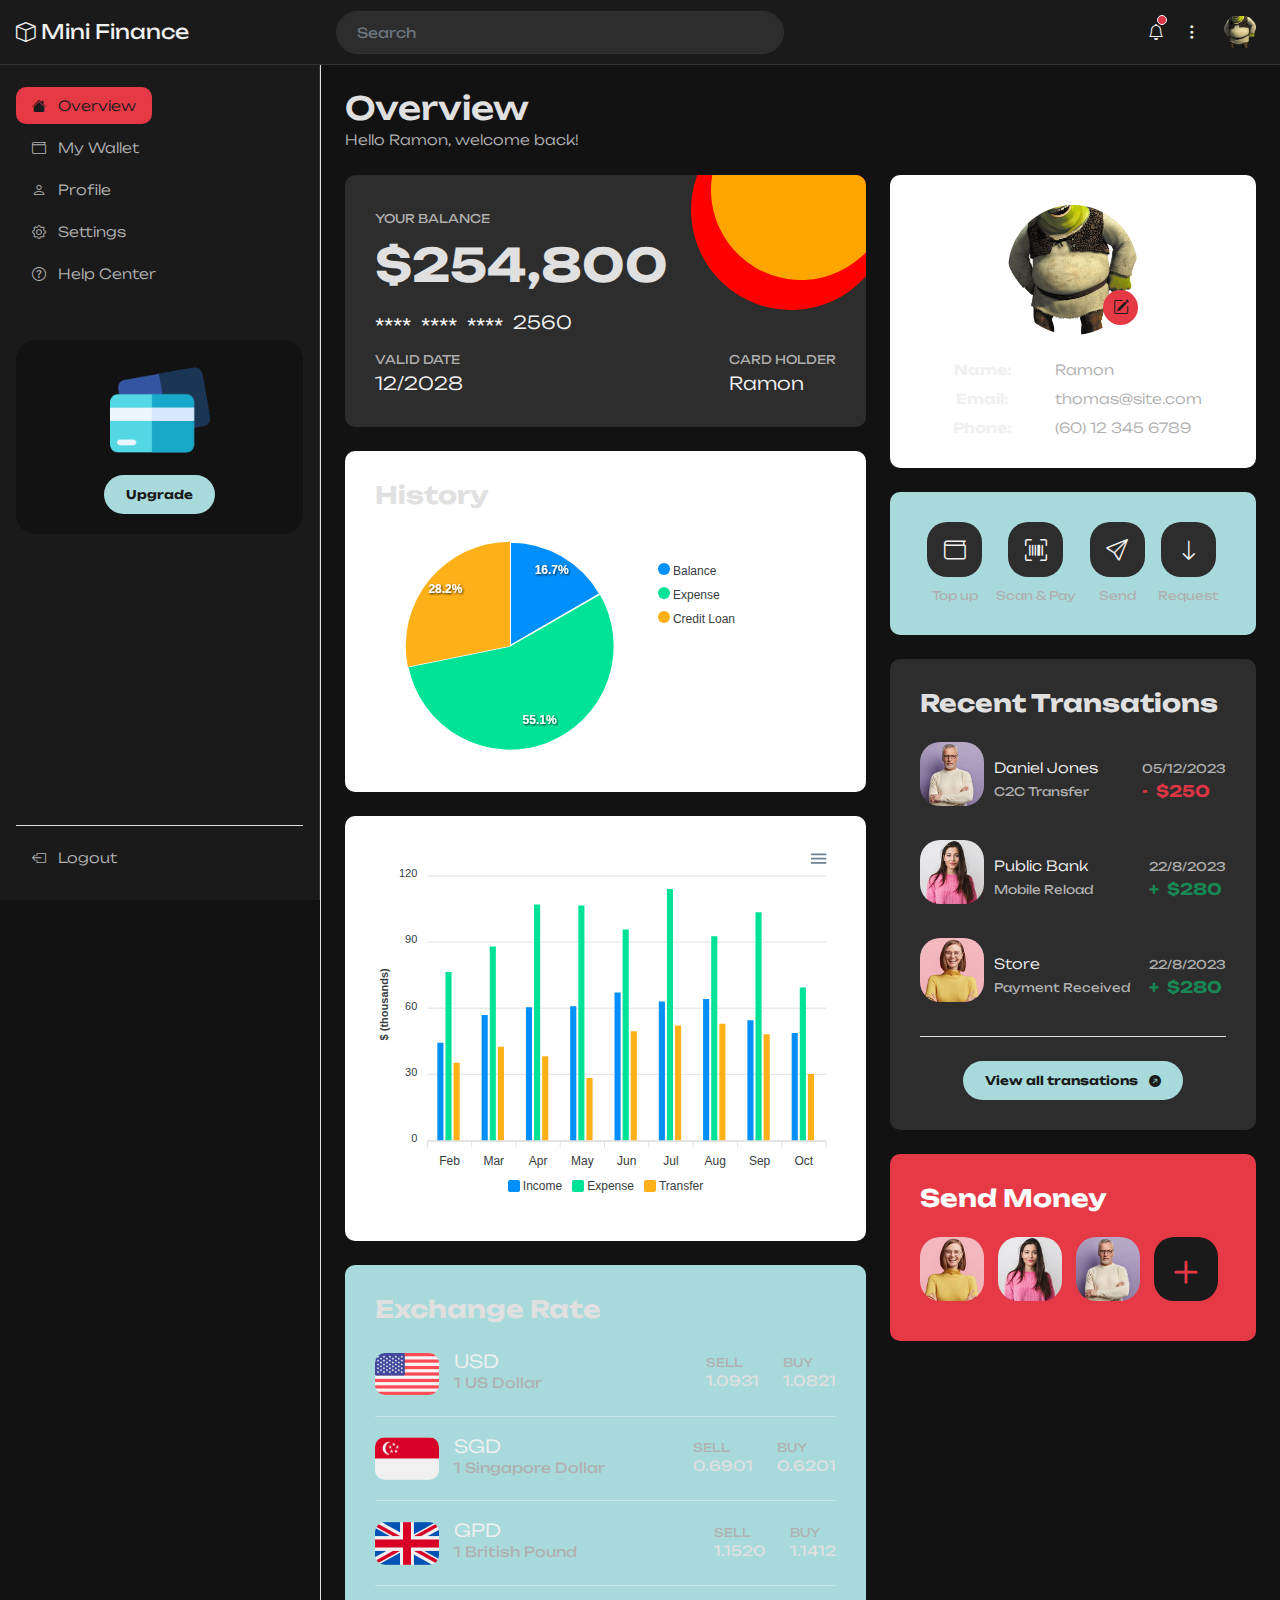
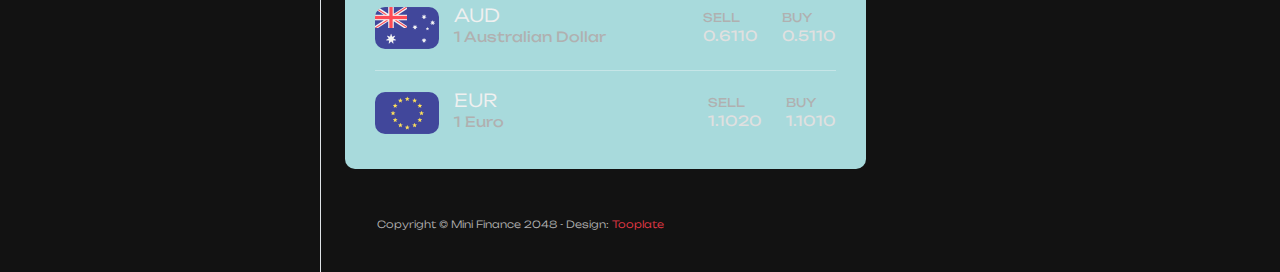
<file: index.html>
<!doctype html>
<html lang="en">
    <head>
        <meta charset="utf-8">
        <meta name="viewport" content="width=device-width, initial-scale=1">

        <meta name="description" content="">
        <meta name="author" content="Tooplate">

        <title>Mini Finance Dashboard Template</title>

        <!-- CSS FILES -->      
        <link rel="preconnect" href="https://fonts.googleapis.com">
        
        <link rel="preconnect" href="https://fonts.gstatic.com" crossorigin>

        <link href="https://fonts.googleapis.com/css2?family=Unbounded:wght@300;400;700&display=swap" rel="stylesheet">

        <link href="css/bootstrap.min.css" rel="stylesheet">

        <link href="css/bootstrap-icons.css" rel="stylesheet">

        <link href="css/apexcharts.css" rel="stylesheet">

        <link href="css/tooplate-mini-finance.css" rel="stylesheet">
<!--

Tooplate 2135 Mini Finance

https://www.tooplate.com/view/2135-mini-finance

Bootstrap 5 Dashboard Admin Template

-->

    </head>
    
    <body>
        <header class="navbar sticky-top flex-md-nowrap">
            <div class="col-md-3 col-lg-3 me-0 px-3 fs-6">
                <a class="navbar-brand" href="index.html">
                    <i class="bi-box"></i>
                    Mini Finance
                </a>
            </div>

            <button class="navbar-toggler position-absolute d-md-none collapsed" type="button" data-bs-toggle="collapse" data-bs-target="#sidebarMenu" aria-controls="sidebarMenu" aria-expanded="false" aria-label="Toggle navigation">
                <span class="navbar-toggler-icon"></span>
            </button>

            <form class="custom-form header-form ms-lg-3 ms-md-3 me-lg-auto me-md-auto order-2 order-lg-0 order-md-0" action="#" method="get" role="form">
                <input class="form-control" name="search" type="text" placeholder="Search" aria-label="Search">
            </form>

            <div class="navbar-nav me-lg-2">
                <div class="nav-item text-nowrap d-flex align-items-center">
                    <div class="dropdown ps-3">
                        <a class="nav-link dropdown-toggle text-center" href="#" role="button" data-bs-toggle="dropdown" aria-expanded="false" id="navbarLightDropdownMenuLink">
                            <i class="bi-bell"></i>
                            <span class="position-absolute start-100 translate-middle p-1 bg-danger border border-light rounded-circle">
                                <span class="visually-hidden">New alerts</span>
                            </span>
                        </a>

                        <ul class="dropdown-menu dropdown-menu-lg-end notifications-block-wrap bg-white shadow" aria-labelledby="navbarLightDropdownMenuLink">
                            <small>Notifications</small>

                            <li class="notifications-block border-bottom pb-2 mb-2">
                                <a class="dropdown-item d-flex  align-items-center" href="#">
                                    <div class="notifications-icon-wrap bg-success">
                                        <i class="notifications-icon bi-check-circle-fill"></i>
                                    </div>

                                    <div>
                                        <span>Your account has been created successfuly.</span>

                                        <p>12 days ago</p>
                                    </div>
                                </a>
                            </li>

                            <li class="notifications-block border-bottom pb-2 mb-2">
                                <a class="dropdown-item d-flex align-items-center" href="#">
                                    <div class="notifications-icon-wrap bg-info">
                                        <i class="notifications-icon bi-folder"></i>
                                    </div>

                                    <div>
                                        <span>Please check. We have sent a Daily report.</span>

                                        <p>10 days ago</p>
                                    </div>
                                </a>
                            </li>

                            <li class="notifications-block">
                                <a class="dropdown-item d-flex align-items-center" href="#">
                                    <div class="notifications-icon-wrap bg-danger">
                                        <i class="notifications-icon bi-question-circle"></i>
                                    </div>

                                    <div>
                                        <span>Account verification failed.</span>

                                        <p>1 hour ago</p>
                                    </div>
                                </a>
                            </li>
                        </ul>
                    </div>

                    <div class="dropdown ps-1">
                        <a class="nav-link dropdown-toggle text-center" href="#" role="button" data-bs-toggle="dropdown" aria-expanded="false">
                            <i class="bi-three-dots-vertical"></i>
                        </a>

                        <div class="dropdown-menu dropdown-menu-social bg-white shadow">
                            <div class="container">
                                <div class="row">
                                    <div class="col-lg-4 col-md-4 col-4">
                                        <a class="dropdown-item text-center" href="#">
                                            <img src="images/social/search.png" class="profile-image img-fluid" alt="">
                                            <span class="d-block">Google</span>
                                        </a>
                                    </div>

                                    <div class="col-lg-4 col-md-4 col-4">
                                        <a class="dropdown-item text-center" href="#">
                                            <img src="images/social/spotify.png" class="profile-image img-fluid" alt="">
                                            <span class="d-block">Spotify</span>
                                        </a>
                                    </div>

                                    <div class="col-lg-4 col-md-4 col-4">
                                        <a class="dropdown-item text-center" href="#">
                                            <img src="images/social/telegram.png" class="profile-image img-fluid" alt="">
                                            <span class="d-block">Telegram</span>
                                        </a>
                                    </div>

                                    <div class="col-lg-4 col-md-4 col-4">
                                        <a class="dropdown-item text-center" href="#">
                                            <img src="images/social/snapchat.png" class="profile-image img-fluid" alt="">
                                            <span class="d-block">Snapchat</span>
                                        </a>
                                    </div>

                                    <div class="col-lg-4 col-md-4 col-4">
                                        <a class="dropdown-item text-center" href="#">
                                            <img src="images/social/tiktok.png" class="profile-image img-fluid" alt="">
                                            <span class="d-block">Tiktok</span>
                                        </a>
                                    </div>

                                    <div class="col-lg-4 col-md-4 col-4">
                                        <a class="dropdown-item text-center" href="#">
                                            <img src="images/social/youtube.png" class="profile-image img-fluid" alt="">
                                            <span class="d-block">Youtube</span>
                                        </a>
                                    </div>
                                </div>
                            </div>
                        </div>
                    </div>

                    <div class="dropdown px-3">
                        <a class="nav-link dropdown-toggle" href="#" role="button" data-bs-toggle="dropdown" aria-expanded="false">
                            <img src="images/shrek.jpg" class="profile-image img-fluid" alt="">
                        </a>
                        <ul class="dropdown-menu bg-white shadow">
                            <li>
                                <div class="dropdown-menu-profile-thumb d-flex">
                                    <img src="images/shrek.jpg" class="profile-image img-fluid me-3" alt="">

                                    <div class="d-flex flex-column">
                                        <small>Ramon</small>
                                        <a href="#">thomas@site.com</a>
                                    </div>
                                </div>
                            </li>

                            <li>
                                <a class="dropdown-item" href="profile.html">
                                    <i class="bi-person me-2"></i>
                                    Profile
                                </a>
                            </li>

                            <li>
                                <a class="dropdown-item" href="setting.html">
                                    <i class="bi-gear me-2"></i>
                                    Settings
                                </a>
                            </li>

                            <li>
                                <a class="dropdown-item" href="help-center.html">
                                    <i class="bi-question-circle me-2"></i>
                                    Help
                                </a>
                            </li>

                            <li class="border-top mt-3 pt-2 mx-4">
                                <a class="dropdown-item ms-0 me-0" href="#">
                                    <i class="bi-box-arrow-left me-2"></i>
                                    Logout
                                </a>
                            </li>
                        </ul>
                    </div>
                </div>
            </div>
        </header>

        <div class="container-fluid">
            <div class="row">
                <nav id="sidebarMenu" class="col-md-3 col-lg-3 d-md-block sidebar collapse">
                    <div class="position-sticky py-4 px-3 sidebar-sticky">
                        <ul class="nav flex-column h-100">
                            <li class="nav-item">
                                <a class="nav-link active" aria-current="page" href="index.html">
                                    <i class="bi-house-fill me-2"></i>
                                    Overview
                                </a>
                            </li>

                            <li class="nav-item">
                                <a class="nav-link" href="wallet.html">
                                    <i class="bi-wallet me-2"></i>
                                    My Wallet
                                </a>
                            </li>

                            <li class="nav-item">
                                <a class="nav-link" href="profile.html">
                                    <i class="bi-person me-2"></i>
                                    Profile
                                </a>
                            </li>

                            <li class="nav-item">
                                <a class="nav-link" href="setting.html">
                                    <i class="bi-gear me-2"></i>
                                    Settings
                                </a>
                            </li>

                            <li class="nav-item">
                                <a class="nav-link" href="help-center.html">
                                    <i class="bi-question-circle me-2"></i>
                                    Help Center
                                </a>
                            </li>

                            <li class="nav-item featured-box mt-lg-5 mt-4 mb-4">
                                <img src="images/credit-card.png" class="img-fluid" alt="">

                                <a class="btn custom-btn" href="#">Upgrade</a>
                            </li>

                            <li class="nav-item border-top mt-auto pt-2">
                                <a class="nav-link" href="#">
                                    <i class="bi-box-arrow-left me-2"></i>
                                    Logout
                                </a>
                            </li>
                        </ul>
                    </div>
                </nav>

                <main class="main-wrapper col-md-9 ms-sm-auto py-4 col-lg-9 px-md-4 border-start">
                    <div class="title-group mb-3">
                        <h1 class="h2 mb-0">Overview</h1>

                        <small class="text-muted">Hello Ramon, welcome back!</small>
                    </div>

                    <div class="row my-4">
                        <div class="col-lg-7 col-12">
                            <div class="custom-block custom-block-balance">
                                <small>Your Balance</small>

                                <h2 class="mt-2 mb-3">$254,800</h2>

                                <div class="custom-block-numbers d-flex align-items-center">
                                    <span>****</span>
                                    <span>****</span>
                                    <span>****</span>
                                    <p>2560</p>
                                </div>

                                <div class="d-flex">
                                    <div>
                                        <small>Valid Date</small>
                                        <p>12/2028</p>
                                    </div>

                                    <div class="ms-auto">
                                        <small>Card Holder</small>
                                        <p>Ramon</p>
                                    </div>
                                </div>
                            </div>

                            <div class="custom-block bg-white">
                                <h5 class="mb-4">History</h5>

                                <div id="pie-chart"></div>
                            </div>

                            <div class="custom-block bg-white">
                                <div id="chart"></div>
                            </div>

                            <div class="custom-block custom-block-exchange">
                                <h5 class="mb-4">Exchange Rate</h5>

                                <div class="d-flex align-items-center border-bottom pb-3 mb-3">
                                    <div class="d-flex align-items-center">
                                        <img src="images/flag/united-states.png" class="exchange-image img-fluid" alt="">

                                        <div>
                                            <p>USD</p>
                                            <h6>1 US Dollar</h6>
                                        </div>
                                    </div>

                                    <div class="ms-auto me-4">
                                        <small>Sell</small>
                                        <h6>1.0931</h6>
                                    </div>

                                    <div>
                                        <small>Buy</small>
                                        <h6>1.0821</h6>
                                    </div>
                                </div>

                                <div class="d-flex align-items-center border-bottom pb-3 mb-3">
                                    <div class="d-flex align-items-center">
                                        <img src="images/flag/singapore.png" class="exchange-image img-fluid" alt="">

                                        <div>
                                            <p>SGD</p>
                                            <h6>1 Singapore Dollar</h6>
                                        </div>
                                    </div>

                                    <div class="ms-auto me-4">
                                        <small>Sell</small>
                                        <h6>0.6901</h6>
                                    </div>

                                    <div>
                                        <small>Buy</small>
                                        <h6>0.6201</h6>
                                    </div>
                                </div>

                                <div class="d-flex align-items-center border-bottom pb-3 mb-3">
                                    <div class="d-flex align-items-center">
                                        <img src="images/flag/united-kingdom.png" class="exchange-image img-fluid" alt="">

                                        <div>
                                            <p>GPD</p>
                                            <h6>1 British Pound</h6>
                                        </div>
                                    </div>

                                    <div class="ms-auto me-4">
                                        <small>Sell</small>
                                        <h6>1.1520</h6>
                                    </div>

                                    <div>
                                        <small>Buy</small>
                                        <h6>1.1412</h6>
                                    </div>
                                </div>

                                <div class="d-flex align-items-center border-bottom pb-3 mb-3">
                                    <div class="d-flex align-items-center">
                                        <img src="images/flag/australia.png" class="exchange-image img-fluid" alt="">

                                        <div>
                                            <p>AUD</p>
                                            <h6>1 Australian Dollar</h6>
                                        </div>
                                    </div>

                                    <div class="ms-auto me-4">
                                        <small>Sell</small>
                                        <h6>0.6110</h6>
                                    </div>

                                    <div>
                                        <small>Buy</small>
                                        <h6>0.5110</h6>
                                    </div>
                                </div>

                                <div class="d-flex align-items-center">
                                    <div class="d-flex align-items-center">
                                        <img src="images/flag/european-union.png" class="exchange-image img-fluid" alt="">

                                        <div>
                                            <p>EUR</p>
                                            <h6>1 Euro</h6>
                                        </div>
                                    </div>

                                    <div class="ms-auto me-4">
                                        <small>Sell</small>
                                        <h6>1.1020</h6>
                                    </div>

                                    <div>
                                        <small>Buy</small>
                                        <h6>1.1010</h6>
                                    </div>
                                </div>
                            </div>
                        </div>

                        <div class="col-lg-5 col-12">
                            <div class="custom-block custom-block-profile-front custom-block-profile text-center bg-white">
                                <div class="custom-block-profile-image-wrap mb-4">
                                    <img src="images/shrek.jpg" class="custom-block-profile-image img-fluid" alt="">

                                    <a href="setting.html" class="bi-pencil-square custom-block-edit-icon"></a>
                                </div>

                                <p class="d-flex flex-wrap mb-2">
                                    <strong>Name:</strong>

                                    <span>Ramon</span>
                                </p>

                                <p class="d-flex flex-wrap mb-2">
                                    <strong>Email:</strong>
                                    
                                    <a href="#">
                                        thomas@site.com
                                    </a>
                                </p>

                                <p class="d-flex flex-wrap mb-0">
                                    <strong>Phone:</strong>

                                    <a href="#">
                                        (60) 12 345 6789
                                    </a>
                                </p>
                            </div>

                            <div class="custom-block custom-block-bottom d-flex flex-wrap">
                                <div class="custom-block-bottom-item">
                                    <a href="#" class="d-flex flex-column">
                                        <i class="custom-block-icon bi-wallet"></i>

                                        <small>Top up</small>
                                    </a>
                                </div>

                                <div class="custom-block-bottom-item">
                                    <a href="#" class="d-flex flex-column">
                                        <i class="custom-block-icon bi-upc-scan"></i>

                                        <small>Scan & Pay</small>
                                    </a>
                                </div>

                                <div class="custom-block-bottom-item">
                                    <a href="#" class="d-flex flex-column">
                                        <i class="custom-block-icon bi-send"></i>

                                        <small>Send</small>
                                    </a>
                                </div>

                                <div class="custom-block-bottom-item">
                                    <a href="#" class="d-flex flex-column">
                                        <i class="custom-block-icon bi-arrow-down"></i>

                                        <small>Request</small>
                                    </a>
                                </div>
                            </div>

                            <div class="custom-block custom-block-transations">
                                <h5 class="mb-4">Recent Transations</h5>

                                <div class="d-flex flex-wrap align-items-center mb-4">
                                    <div class="d-flex align-items-center">
                                        <img src="images/profile/senior-man-white-sweater-eyeglasses.jpg" class="profile-image img-fluid" alt="">

                                        <div>
                                            <p>
                                                <a href="transation-detail.html">Daniel Jones</a>
                                            </p>

                                            <small class="text-muted">C2C Transfer</small>
                                        </div>
                                    </div>

                                    <div class="ms-auto">
                                        <small>05/12/2023</small>
                                        <strong class="d-block text-danger"><span class="me-1">-</span> $250</strong>
                                    </div>
                                </div>

                                <div class="d-flex flex-wrap align-items-center mb-4">
                                    <div class="d-flex align-items-center">
                                        <img src="images/profile/young-beautiful-woman-pink-warm-sweater.jpg" class="profile-image img-fluid" alt="">

                                        <div>
                                            <p>
                                                <a href="transation-detail.html">Public Bank</a>
                                            </p>

                                            <small class="text-muted">Mobile Reload</small>
                                        </div>
                                    </div>

                                    <div class="ms-auto">
                                        <small>22/8/2023</small>
                                        <strong class="d-block text-success"><span class="me-1">+</span> $280</strong>
                                    </div>
                                </div>

                                <div class="d-flex flex-wrap align-items-center">
                                    <div class="d-flex align-items-center">
                                        <img src="images/profile/young-woman-with-round-glasses-yellow-sweater.jpg" class="profile-image img-fluid" alt="">

                                        <div>
                                            <p><a href="transation-detail.html">Store</a></p>

                                            <small class="text-muted">Payment Received</small>
                                        </div>
                                    </div>

                                    <div class="ms-auto">
                                        <small>22/8/2023</small>
                                        <strong class="d-block text-success"><span class="me-1">+</span> $280</strong>
                                    </div>
                                </div>

                                <div class="border-top pt-4 mt-4 text-center">
                                    <a class="btn custom-btn" href="wallet.html">
                                        View all transations
                                        <i class="bi-arrow-up-right-circle-fill ms-2"></i>
                                    </a>
                                </div>
                            </div>

                            <div class="custom-block primary-bg">
                                <h5 class="text-white mb-4">Send Money</h5>

                                <a href="#">
                                    <img src="images/profile/young-woman-with-round-glasses-yellow-sweater.jpg" class="profile-image img-fluid" alt="">
                                </a>

                                <a href="#">
                                    <img src="images/profile/young-beautiful-woman-pink-warm-sweater.jpg" class="profile-image img-fluid" alt="">
                                </a>

                                <a href="#">
                                    <img src="images/profile/senior-man-white-sweater-eyeglasses.jpg" class="profile-image img-fluid" alt="">
                                </a>

                                <div class="profile-rounded">
                                    <a href="#">
                                        <i class="profile-rounded-icon bi-plus"></i>
                                    </a>
                                </div>
                            </div>

                        </div>
                    </div>

                    <footer class="site-footer">
                        <div class="container">
                            <div class="row">
                                
                                <div class="col-lg-12 col-12">
                                    <p class="copyright-text">Copyright © Mini Finance 2048 
                                    - Design: <a rel="sponsored" href="https://www.tooplate.com" target="_blank">Tooplate</a></p>
                                </div>

                            </div>
                        </div>
                    </footer>
                </main>

            </div>
        </div>

        <!-- JAVASCRIPT FILES -->
        <script src="js/jquery.min.js"></script>
        <script src="js/bootstrap.bundle.min.js"></script>
        <script src="js/apexcharts.min.js"></script>
        <script src="js/custom.js"></script>

        <script type="text/javascript">
            var options = {
              series: [13, 43, 22],
              chart: {
              width: 380,
              type: 'pie',
            },
            labels: ['Balance', 'Expense', 'Credit Loan',],
            responsive: [{
              breakpoint: 480,
              options: {
                chart: {
                  width: 200
                },
                legend: {
                  position: 'bottom'
                }
              }
            }]
            };

            var chart = new ApexCharts(document.querySelector("#pie-chart"), options);
            chart.render();
        </script>

        <script type="text/javascript">
            var options = {
              series: [{
              name: 'Income',
              data: [44, 55, 57, 56, 61, 58, 63, 60, 66]
            }, {
              name: 'Expense',
              data: [76, 85, 101, 98, 87, 105, 91, 114, 94]
            }, {
              name: 'Transfer',
              data: [35, 41, 36, 26, 45, 48, 52, 53, 41]
            }],
              chart: {
              type: 'bar',
              height: 350
            },
            plotOptions: {
              bar: {
                horizontal: false,
                columnWidth: '55%',
                endingShape: 'rounded'
              },
            },
            dataLabels: {
              enabled: false
            },
            stroke: {
              show: true,
              width: 2,
              colors: ['transparent']
            },
            xaxis: {
              categories: ['Feb', 'Mar', 'Apr', 'May', 'Jun', 'Jul', 'Aug', 'Sep', 'Oct'],
            },
            yaxis: {
              title: {
                text: '$ (thousands)'
              }
            },
            fill: {
              opacity: 1
            },
            tooltip: {
              y: {
                formatter: function (val) {
                  return "$ " + val + " thousands"
                }
              }
            }
            };

            var chart = new ApexCharts(document.querySelector("#chart"), options);
            chart.render();
        </script>

    </body>
</html>
</file>
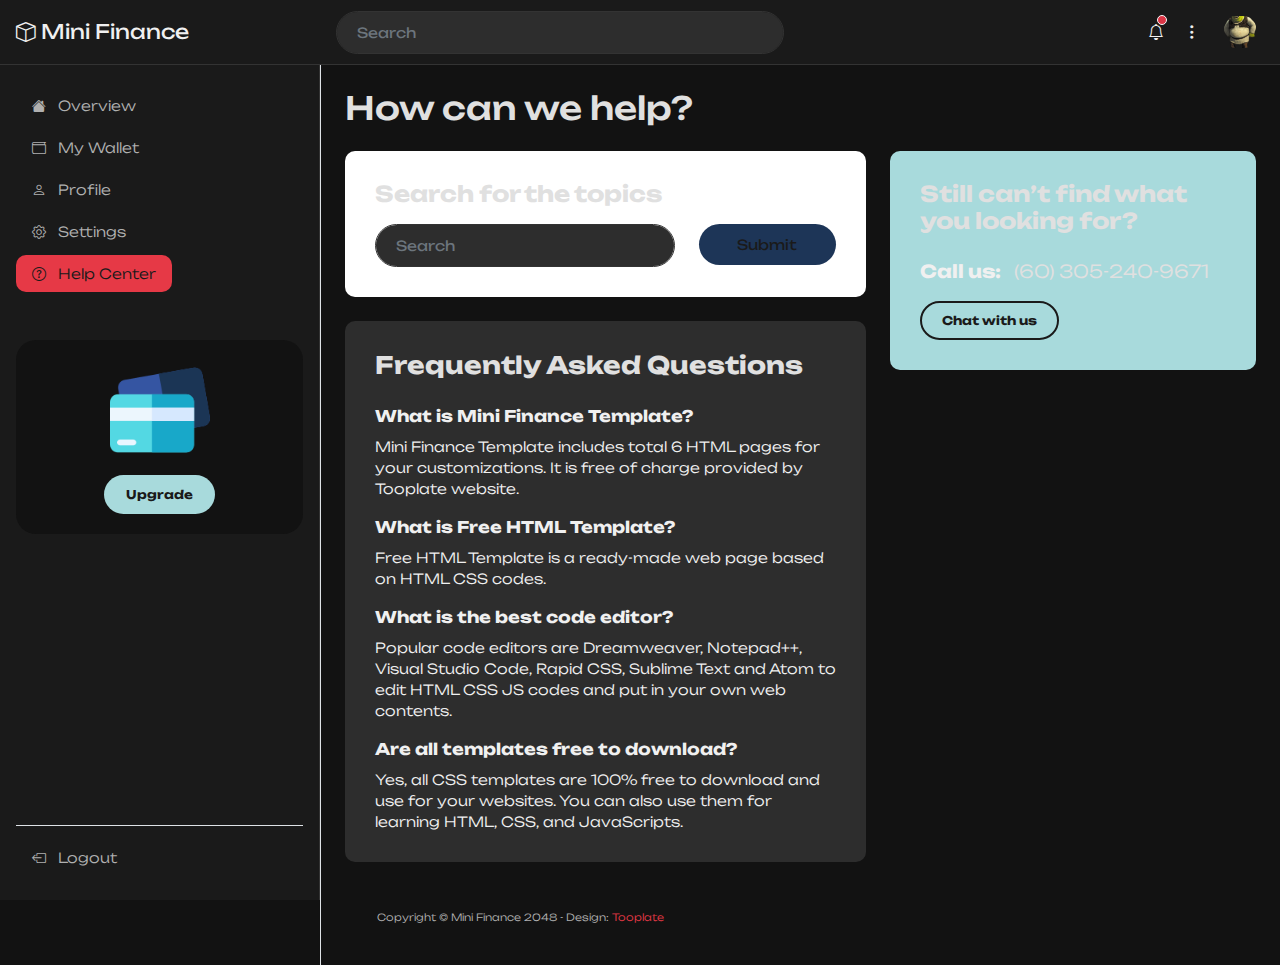
<file: help-center.html>
<!doctype html>
<html lang="en">
    <head>
        <meta charset="utf-8">
        <meta name="viewport" content="width=device-width, initial-scale=1">

        <meta name="description" content="">
        <meta name="author" content="">

        <title>Mini Finance - Help Center</title>

        <!-- CSS FILES -->      
        <link rel="preconnect" href="https://fonts.googleapis.com">
        
        <link rel="preconnect" href="https://fonts.gstatic.com" crossorigin>

        <link href="https://fonts.googleapis.com/css2?family=Unbounded:wght@300;400;700&display=swap" rel="stylesheet">

        <link href="css/bootstrap.min.css" rel="stylesheet">

        <link href="css/bootstrap-icons.css" rel="stylesheet">

        <link href="css/tooplate-mini-finance.css" rel="stylesheet">
<!--

Tooplate 2135 Mini Finance

https://www.tooplate.com/view/2135-mini-finance

Bootstrap 5 Dashboard Admin Template

-->
    </head>
    
    <body>
        <header class="navbar sticky-top flex-md-nowrap">
            <div class="col-md-3 col-lg-3 me-0 px-3 fs-6">
                <a class="navbar-brand" href="index.html">
                    <i class="bi-box"></i>
                    Mini Finance
                </a>
            </div>

            <button class="navbar-toggler position-absolute d-md-none collapsed" type="button" data-bs-toggle="collapse" data-bs-target="#sidebarMenu" aria-controls="sidebarMenu" aria-expanded="false" aria-label="Toggle navigation">
                <span class="navbar-toggler-icon"></span>
            </button>

            <form class="custom-form header-form ms-lg-3 ms-md-3 me-lg-auto me-md-auto order-2 order-lg-0 order-md-0" action="#" method="get" role="form">
                <input class="form-control" name="search" type="text" placeholder="Search" aria-label="Search">
            </form>

            <div class="navbar-nav me-lg-2">
                <div class="nav-item text-nowrap d-flex align-items-center">
                    <div class="dropdown ps-3">
                        <a class="nav-link dropdown-toggle text-center" href="#" role="button" data-bs-toggle="dropdown" aria-expanded="false">
                            <i class="bi-bell"></i>
                            <span class="position-absolute start-100 translate-middle p-1 bg-danger border border-light rounded-circle">
                                <span class="visually-hidden">New alerts</span>
                            </span>
                        </a>

                        <ul class="dropdown-menu notifications-block-wrap bg-white shadow">
                            <small>Notifications</small>

                            <li class="notifications-block border-bottom pb-2 mb-2">
                                <a class="dropdown-item d-flex align-items-center" href="#">
                                    <div class="notifications-icon-wrap bg-success">
                                        <i class="notifications-icon bi-check-circle-fill"></i>
                                    </div>

                                    <div>
                                        <span>Your account has been created successfuly.</span>

                                        <p>12 days ago</p>
                                    </div>
                                </a>
                            </li>

                            <li class="notifications-block border-bottom pb-2 mb-2">
                                <a class="dropdown-item d-flex align-items-center" href="#">
                                    <div class="notifications-icon-wrap bg-info">
                                        <i class="notifications-icon bi-folder"></i>
                                    </div>

                                    <div>
                                        <span>Please check. We have sent a Daily report.</span>

                                        <p>10 days ago</p>
                                    </div>
                                </a>
                            </li>

                            <li class="notifications-block">
                                <a class="dropdown-item d-flex align-items-center" href="#">
                                    <div class="notifications-icon-wrap bg-danger">
                                        <i class="notifications-icon bi-question-circle"></i>
                                    </div>

                                    <div>
                                        <span>Account verification failed.</span>

                                        <p>1 hour ago</p>
                                    </div>
                                </a>
                            </li>
                        </ul>
                    </div>

                    <div class="dropdown ps-1">
                        <a class="nav-link dropdown-toggle text-center" href="#" role="button" data-bs-toggle="dropdown" aria-expanded="false">
                            <i class="bi-three-dots-vertical"></i>
                        </a>

                        <div class="dropdown-menu dropdown-menu-social bg-white shadow">
                            <div class="container">
                                <div class="row">
                                    <div class="col-lg-4 col-md-4 col-4">
                                        <a class="dropdown-item text-center" href="#">
                                            <img src="images/social/search.png" class="profile-image img-fluid" alt="">
                                            <span class="d-block">Google</span>
                                        </a>
                                    </div>

                                    <div class="col-lg-4 col-md-4 col-4">
                                        <a class="dropdown-item text-center" href="#">
                                            <img src="images/social/spotify.png" class="profile-image img-fluid" alt="">
                                            <span class="d-block">Spotify</span>
                                        </a>
                                    </div>

                                    <div class="col-lg-4 col-md-4 col-4">
                                        <a class="dropdown-item text-center" href="#">
                                            <img src="images/social/telegram.png" class="profile-image img-fluid" alt="">
                                            <span class="d-block">Telegram</span>
                                        </a>
                                    </div>

                                    <div class="col-lg-4 col-md-4 col-4">
                                        <a class="dropdown-item text-center" href="#">
                                            <img src="images/social/snapchat.png" class="profile-image img-fluid" alt="">
                                            <span class="d-block">Snapchat</span>
                                        </a>
                                    </div>

                                    <div class="col-lg-4 col-md-4 col-4">
                                        <a class="dropdown-item text-center" href="#">
                                            <img src="images/social/tiktok.png" class="profile-image img-fluid" alt="">
                                            <span class="d-block">Tiktok</span>
                                        </a>
                                    </div>

                                    <div class="col-lg-4 col-md-4 col-4">
                                        <a class="dropdown-item text-center" href="#">
                                            <img src="images/social/youtube.png" class="profile-image img-fluid" alt="">
                                            <span class="d-block">Youtube</span>
                                        </a>
                                    </div>
                                </div>
                            </div>
                        </div>
                    </div>

                    <div class="dropdown px-3">
                        <a class="nav-link dropdown-toggle" href="#" role="button" data-bs-toggle="dropdown" aria-expanded="false">
                            <img src="images/shrek.jpg" class="profile-image img-fluid" alt="">
                        </a>
                        <ul class="dropdown-menu bg-white shadow">
                            <li>
                                <div class="dropdown-menu-profile-thumb d-flex">
                                    <img src="images/shrek.jpg" class="profile-image img-fluid me-3" alt="">

                                    <div class="d-flex flex-column">
                                        <small>Ramon</small>
                                        <a href="#">thomas@site.com</a>
                                    </div>
                                </div>
                            </li>

                            <li>
                                <a class="dropdown-item" href="profile.html">
                                    <i class="bi-person me-2"></i>
                                    Profile
                                </a>
                            </li>

                            <li>
                                <a class="dropdown-item" href="setting.html">
                                    <i class="bi-gear me-2"></i>
                                    Settings
                                </a>
                            </li>

                            <li>
                                <a class="dropdown-item" href="help-center.html">
                                    <i class="bi-question-circle me-2"></i>
                                    Help
                                </a>
                            </li>

                            <li class="border-top mt-3 pt-2 mx-4">
                                <a class="dropdown-item ms-0 me-0" href="#">
                                    <i class="bi-box-arrow-left me-2"></i>
                                    Logout
                                </a>
                            </li>
                        </ul>
                    </div>
                </div>
            </div>
        </header>

        <div class="container-fluid">
            <div class="row">
                <nav id="sidebarMenu" class="col-md-3 col-lg-3 d-md-block sidebar collapse">
                    <div class="position-sticky py-4 px-3 sidebar-sticky">
                        <ul class="nav flex-column h-100">
                            <li class="nav-item">
                                <a class="nav-link" aria-current="page" href="index.html">
                                    <i class="bi-house-fill me-2"></i>
                                    Overview
                                </a>
                            </li>

                            <li class="nav-item">
                                <a class="nav-link" href="wallet.html">
                                    <i class="bi-wallet me-2"></i>
                                    My Wallet
                                </a>
                            </li>

                            <li class="nav-item">
                                <a class="nav-link" href="profile.html">
                                    <i class="bi-person me-2"></i>
                                    Profile
                                </a>
                            </li>

                            <li class="nav-item">
                                <a class="nav-link" href="setting.html">
                                    <i class="bi-gear me-2"></i>
                                    Settings
                                </a>
                            </li>

                            <li class="nav-item">
                                <a class="nav-link active" href="help-center.html">
                                    <i class="bi-question-circle me-2"></i>
                                    Help Center
                                </a>
                            </li>

                            <li class="nav-item featured-box mt-lg-5 mt-4 mb-4">
                                <img src="images/credit-card.png" class="img-fluid" alt="">

                                <a class="btn custom-btn" href="#">Upgrade</a>
                            </li>

                            <li class="nav-item border-top mt-auto pt-2">
                                <a class="nav-link" href="#">
                                    <i class="bi-box-arrow-left me-2"></i>
                                    Logout
                                </a>
                            </li>
                        </ul>
                    </div>
                </nav>

                <main class="main-wrapper col-md-9 ms-sm-auto py-4 col-lg-9 px-md-4 border-start">
                    <div class="title-group mb-3">
                        <h1 class="h2 mb-0">How can we help?</h1>
                    </div>

                    <div class="row my-4">
                        <div class="col-lg-7 col-12">
                            <div class="custom-block bg-white">
                                <form class="custom-form search-form" action="#" method="post" role="form">
                                    <div class="row">
                                        <div class="col-lg-12 mb-2">
                                            <h6>Search for the topics</h6>
                                        </div>

                                        <div class="col-lg-8 col-md-8 col-12">
                                            <input class="form-control mb-lg-0 mb-md-0" name="search" type="text" placeholder="Search" aria-label="Search">
                                        </div>

                                        <div class="col-lg-4 col-md-4 col-12">
                                            <button type="submit" class="form-control">
                                                Submit
                                            </button>
                                        </div>
                                    </div>
                                </form>
                            </div>

                            <div class="custom-block custom-block-faq">
                                <h5 class="mb-4">Frequently Asked Questions</h5>

                                <strong class="d-block mb-2">What is Mini Finance Template?</strong>

                                <p>Mini Finance Template includes total 6 HTML pages for your customizations. It is free of charge provided by Tooplate website.</p>
                                
                                <strong class="d-block mt-3 mb-2">What is Free HTML Template?</strong>

                                <p>Free HTML Template is a ready-made web page based on HTML CSS codes.</p>

                                <strong class="d-block mt-3 mb-2">What is the best code editor?</strong>

                                <p>Popular code editors are Dreamweaver, Notepad++, Visual Studio Code, Rapid CSS, Sublime Text and Atom to edit HTML CSS JS codes and put in your own web contents.</p>

                                 <strong class="d-block mt-3 mb-2">Are all templates free to download?</strong>

                                 <p>Yes, all CSS templates are 100% free to download and use for your websites. You can also use them for learning HTML, CSS, and JavaScripts.</p>
                            </div>
                        </div>

                        <div class="col-lg-5 col-12">
                            <div class="custom-block custom-block-contact">
                                <h6 class="mb-4">Still can’t find what you looking for?</h6>

                                <p>
                                    <strong>Call us:</strong>
                                    <a href="tel: 305-240-9671" class="ms-2">
                                        (60) 
                                        305-240-9671
                                    </a>
                                </p>

                                <a href="#" class="btn custom-btn custom-btn-bg-white mt-3">
                                    Chat with us
                                </a>
                            </div>
                        </div>
                    </div>

                    <footer class="site-footer">
                        <div class="container">
                            <div class="row">
                                
                                <div class="col-lg-12 col-12">
                                    <p class="copyright-text">Copyright © Mini Finance 2048 
                                    - Design: <a rel="sponsored" href="https://www.tooplate.com" target="_blank">Tooplate</a></p>
                                </div>

                            </div>
                        </div>
                    </footer>
                </main>

            </div>
        </div>

        <!-- JAVASCRIPT FILES -->
        <script src="js/jquery.min.js"></script>
        <script src="js/bootstrap.bundle.min.js"></script>
        <script src="js/custom.js"></script>

    </body>
</html>
</file>
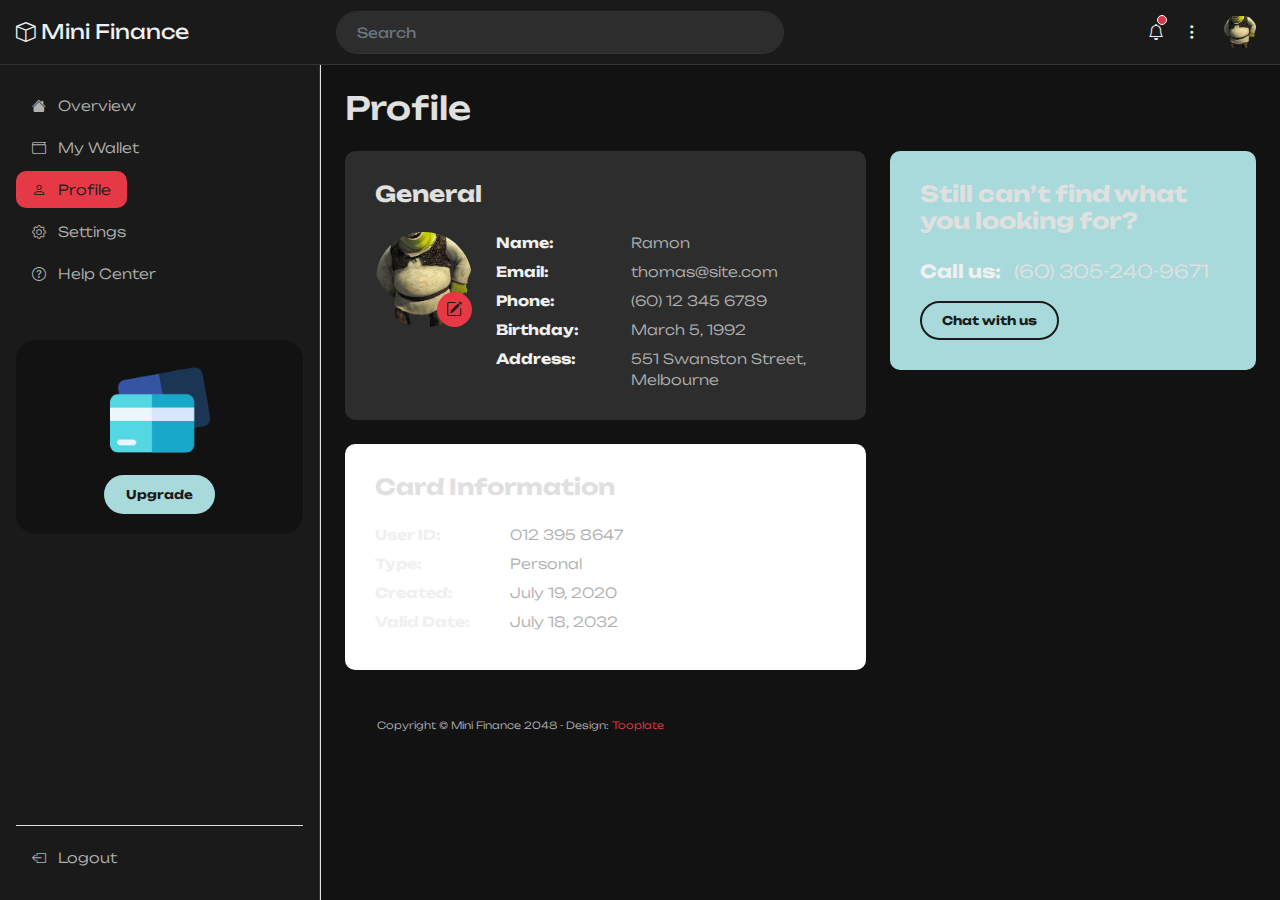
<file: profile.html>
<!doctype html>
<html lang="en">
    <head>
        <meta charset="utf-8">
        <meta name="viewport" content="width=device-width, initial-scale=1">

        <meta name="description" content="">
        <meta name="author" content="">

        <title>Mini Finance - Profile Page</title>

        <!-- CSS FILES -->      
        <link rel="preconnect" href="https://fonts.googleapis.com">
        
        <link rel="preconnect" href="https://fonts.gstatic.com" crossorigin>

        <link href="https://fonts.googleapis.com/css2?family=Unbounded:wght@300;400;700&display=swap" rel="stylesheet">

        <link href="css/bootstrap.min.css" rel="stylesheet">

        <link href="css/bootstrap-icons.css" rel="stylesheet">

        <link href="css/tooplate-mini-finance.css" rel="stylesheet">
<!--

Tooplate 2135 Mini Finance

https://www.tooplate.com/view/2135-mini-finance

Bootstrap 5 Dashboard Admin Template

-->
    </head>
    
    <body>
        <header class="navbar sticky-top flex-md-nowrap">
            <div class="col-md-3 col-lg-3 me-0 px-3 fs-6">
                <a class="navbar-brand" href="index.html">
                    <i class="bi-box"></i>
                    Mini Finance
                </a>
            </div>

            <button class="navbar-toggler position-absolute d-md-none collapsed" type="button" data-bs-toggle="collapse" data-bs-target="#sidebarMenu" aria-controls="sidebarMenu" aria-expanded="false" aria-label="Toggle navigation">
                <span class="navbar-toggler-icon"></span>
            </button>
            
            <form class="custom-form header-form ms-lg-3 ms-md-3 me-lg-auto me-md-auto order-2 order-lg-0 order-md-0" action="#" method="get" role="form">
                <input class="form-control" name="search" type="text" placeholder="Search" aria-label="Search">
            </form>

            <div class="navbar-nav me-lg-2">
                <div class="nav-item text-nowrap d-flex align-items-center">
                    <div class="dropdown ps-3">
                        <a class="nav-link dropdown-toggle text-center" href="#" role="button" data-bs-toggle="dropdown" aria-expanded="false">
                            <i class="bi-bell"></i>
                            <span class="position-absolute start-100 translate-middle p-1 bg-danger border border-light rounded-circle">
                                <span class="visually-hidden">New alerts</span>
                            </span>
                        </a>

                        <ul class="dropdown-menu notifications-block-wrap bg-white shadow">
                            <small>Notifications</small>

                            <li class="notifications-block border-bottom pb-2 mb-2">
                                <a class="dropdown-item d-flex align-items-center" href="#">
                                    <div class="notifications-icon-wrap bg-success">
                                        <i class="notifications-icon bi-check-circle-fill"></i>
                                    </div>

                                    <div>
                                        <span>Your account has been created successfuly.</span>

                                        <p>12 days ago</p>
                                    </div>
                                </a>
                            </li>

                            <li class="notifications-block border-bottom pb-2 mb-2">
                                <a class="dropdown-item d-flex align-items-center" href="#">
                                    <div class="notifications-icon-wrap bg-info">
                                        <i class="notifications-icon bi-folder"></i>
                                    </div>

                                    <div>
                                        <span>Please check. We have sent a Daily report.</span>

                                        <p>10 days ago</p>
                                    </div>
                                </a>
                            </li>

                            <li class="notifications-block">
                                <a class="dropdown-item d-flex align-items-center" href="#">
                                    <div class="notifications-icon-wrap bg-danger">
                                        <i class="notifications-icon bi-question-circle"></i>
                                    </div>

                                    <div>
                                        <span>Account verification failed.</span>

                                        <p>1 hour ago</p>
                                    </div>
                                </a>
                            </li>
                        </ul>
                    </div>

                    <div class="dropdown ps-1">
                        <a class="nav-link dropdown-toggle text-center" href="#" role="button" data-bs-toggle="dropdown" aria-expanded="false">
                            <i class="bi-three-dots-vertical"></i>
                        </a>

                        <div class="dropdown-menu dropdown-menu-social bg-white shadow">
                            <div class="container">
                                <div class="row">
                                    <div class="col-lg-4 col-md-4 col-4">
                                        <a class="dropdown-item text-center" href="#">
                                            <img src="images/social/search.png" class="profile-image img-fluid" alt="">
                                            <span class="d-block">Google</span>
                                        </a>
                                    </div>

                                    <div class="col-lg-4 col-md-4 col-4">
                                        <a class="dropdown-item text-center" href="#">
                                            <img src="images/social/spotify.png" class="profile-image img-fluid" alt="">
                                            <span class="d-block">Spotify</span>
                                        </a>
                                    </div>

                                    <div class="col-lg-4 col-md-4 col-4">
                                        <a class="dropdown-item text-center" href="#">
                                            <img src="images/social/telegram.png" class="profile-image img-fluid" alt="">
                                            <span class="d-block">Telegram</span>
                                        </a>
                                    </div>

                                    <div class="col-lg-4 col-md-4 col-4">
                                        <a class="dropdown-item text-center" href="#">
                                            <img src="images/social/snapchat.png" class="profile-image img-fluid" alt="">
                                            <span class="d-block">Snapchat</span>
                                        </a>
                                    </div>

                                    <div class="col-lg-4 col-md-4 col-4">
                                        <a class="dropdown-item text-center" href="#">
                                            <img src="images/social/tiktok.png" class="profile-image img-fluid" alt="">
                                            <span class="d-block">Tiktok</span>
                                        </a>
                                    </div>

                                    <div class="col-lg-4 col-md-4 col-4">
                                        <a class="dropdown-item text-center" href="#">
                                            <img src="images/social/youtube.png" class="profile-image img-fluid" alt="">
                                            <span class="d-block">Youtube</span>
                                        </a>
                                    </div>
                                </div>
                            </div>
                        </div>
                    </div>

                    <div class="dropdown px-3">
                        <a class="nav-link dropdown-toggle" href="#" role="button" data-bs-toggle="dropdown" aria-expanded="false">
                            <img src="images/shrek.jpg" class="profile-image img-fluid" alt="">
                        </a>
                        <ul class="dropdown-menu bg-white shadow">
                            <li>
                                <div class="dropdown-menu-profile-thumb d-flex">
                                    <img src="images/shrek.jpg" class="profile-image img-fluid me-3" alt="">

                                    <div class="d-flex flex-column">
                                        <small>Ramon</small>
                                        <a href="#">thomas@site.com</a>
                                    </div>
                                </div>
                            </li>

                            <li>
                                <a class="dropdown-item" href="profile.html">
                                    <i class="bi-person me-2"></i>
                                    Profile
                                </a>
                            </li>

                            <li>
                                <a class="dropdown-item" href="setting.html">
                                    <i class="bi-gear me-2"></i>
                                    Settings
                                </a>
                            </li>

                            <li>
                                <a class="dropdown-item" href="help-center.html">
                                    <i class="bi-question-circle me-2"></i>
                                    Help
                                </a>
                            </li>

                            <li class="border-top mt-3 pt-2 mx-4">
                                <a class="dropdown-item ms-0 me-0" href="#">
                                    <i class="bi-box-arrow-left me-2"></i>
                                    Logout
                                </a>
                            </li>
                        </ul>
                    </div>
                </div>
            </div>
        </header>

        <div class="container-fluid">
            <div class="row">
                <nav id="sidebarMenu" class="col-md-3 col-lg-3 d-md-block sidebar collapse">
                    <div class="position-sticky py-4 px-3 sidebar-sticky">
                        <ul class="nav flex-column h-100">
                            <li class="nav-item">
                                <a class="nav-link" aria-current="page" href="index.html">
                                    <i class="bi-house-fill me-2"></i>
                                    Overview
                                </a>
                            </li>

                            <li class="nav-item">
                                <a class="nav-link" href="wallet.html">
                                    <i class="bi-wallet me-2"></i>
                                    My Wallet
                                </a>
                            </li>

                            <li class="nav-item">
                                <a class="nav-link active" href="profile.html">
                                    <i class="bi-person me-2"></i>
                                    Profile
                                </a>
                            </li>

                            <li class="nav-item">
                                <a class="nav-link" href="setting.html">
                                    <i class="bi-gear me-2"></i>
                                    Settings
                                </a>
                            </li>

                            <li class="nav-item">
                                <a class="nav-link" href="help-center.html">
                                    <i class="bi-question-circle me-2"></i>
                                    Help Center
                                </a>
                            </li>

                            <li class="nav-item featured-box mt-lg-5 mt-4 mb-4">
                                <img src="images/credit-card.png" class="img-fluid" alt="">

                                <a class="btn custom-btn" href="#">Upgrade</a>
                            </li>

                            <li class="nav-item border-top mt-auto pt-2">
                                <a class="nav-link" href="#">
                                    <i class="bi-box-arrow-left me-2"></i>
                                    Logout
                                </a>
                            </li>
                        </ul>
                    </div>
                </nav>

                <main class="main-wrapper col-md-9 ms-sm-auto py-4 col-lg-9 px-md-4 border-start">
                    <div class="title-group mb-3">
                        <h1 class="h2 mb-0">Profile</h1>
                    </div>

                    <div class="row my-4">
                        <div class="col-lg-7 col-12">
                            <div class="custom-block custom-block-profile">
                                <div class="row">
                                    <div class="col-lg-12 col-12 mb-3">
                                        <h6>General</h6>
                                    </div>

                                    <div class="col-lg-3 col-12 mb-4 mb-lg-0">
                                        <div class="custom-block-profile-image-wrap">
                                            <img src="images/shrek.jpg" class="custom-block-profile-image img-fluid" alt="">

                                            <a href="setting.html" class="bi-pencil-square custom-block-edit-icon"></a>
                                        </div>
                                    </div>

                                    <div class="col-lg-9 col-12">
                                        <p class="d-flex flex-wrap mb-2">
                                            <strong>Name:</strong>

                                            <span>Ramon</span>
                                        </p>

                                        <p class="d-flex flex-wrap mb-2">
                                            <strong>Email:</strong>
                                            
                                            <a href="#">
                                                thomas@site.com
                                            </a>
                                        </p>

                                        <p class="d-flex flex-wrap mb-2">
                                            <strong>Phone:</strong>

                                            <a href="#">
                                                (60) 12 345 6789
                                            </a>
                                        </p>

                                        <p class="d-flex flex-wrap mb-2">
                                            <strong>Birthday:</strong>

                                            <span>March 5, 1992</span>
                                        </p>

                                        <p class="d-flex flex-wrap">
                                            <strong>Address:</strong>

                                            <span>551 Swanston Street, Melbourne</span>
                                        </p>
                                    </div>
                                </div>
                            </div>

                            <div class="custom-block custom-block-profile bg-white">
                                <h6 class="mb-4">Card Information</h6>

                                <p class="d-flex flex-wrap mb-2">
                                    <strong>User ID:</strong>

                                    <span>012 395 8647</span>
                                </p>

                                <p class="d-flex flex-wrap mb-2">
                                    <strong>Type:</strong>

                                    <span>Personal</span>
                                </p>

                                <p class="d-flex flex-wrap mb-2">
                                    <strong>Created:</strong>

                                    <span>July 19, 2020</span>
                                </p>

                                <p class="d-flex flex-wrap mb-2">
                                    <strong>Valid Date:</strong>

                                    <span>July 18, 2032</span>
                                </p>
                            </div>
                        </div>

                        <div class="col-lg-5 col-12">
                            <div class="custom-block custom-block-contact">
                                <h6 class="mb-4">Still can’t find what you looking for?</h6>

                                <p>
                                    <strong>Call us:</strong>
                                    <a href="tel: 305-240-9671" class="ms-2">
                                        (60) 
                                        305-240-9671
                                    </a>
                                </p>

                                <a href="#" class="btn custom-btn custom-btn-bg-white mt-3">
                                    Chat with us
                                </a>
                            </div>
                        </div>
                    </div>

                    <footer class="site-footer">
                        <div class="container">
                            <div class="row">
                                
                                <div class="col-lg-12 col-12">
                                    <p class="copyright-text">Copyright © Mini Finance 2048 
                                    - Design: <a rel="sponsored" href="https://www.tooplate.com" target="_blank">Tooplate</a></p>
                                </div>

                            </div>
                        </div>
                    </footer>
                </main>

            </div>
        </div>

        <!-- JAVASCRIPT FILES -->
        <script src="js/jquery.min.js"></script>
        <script src="js/bootstrap.bundle.min.js"></script>
        <script src="js/custom.js"></script>

    </body>
</html>
</file>
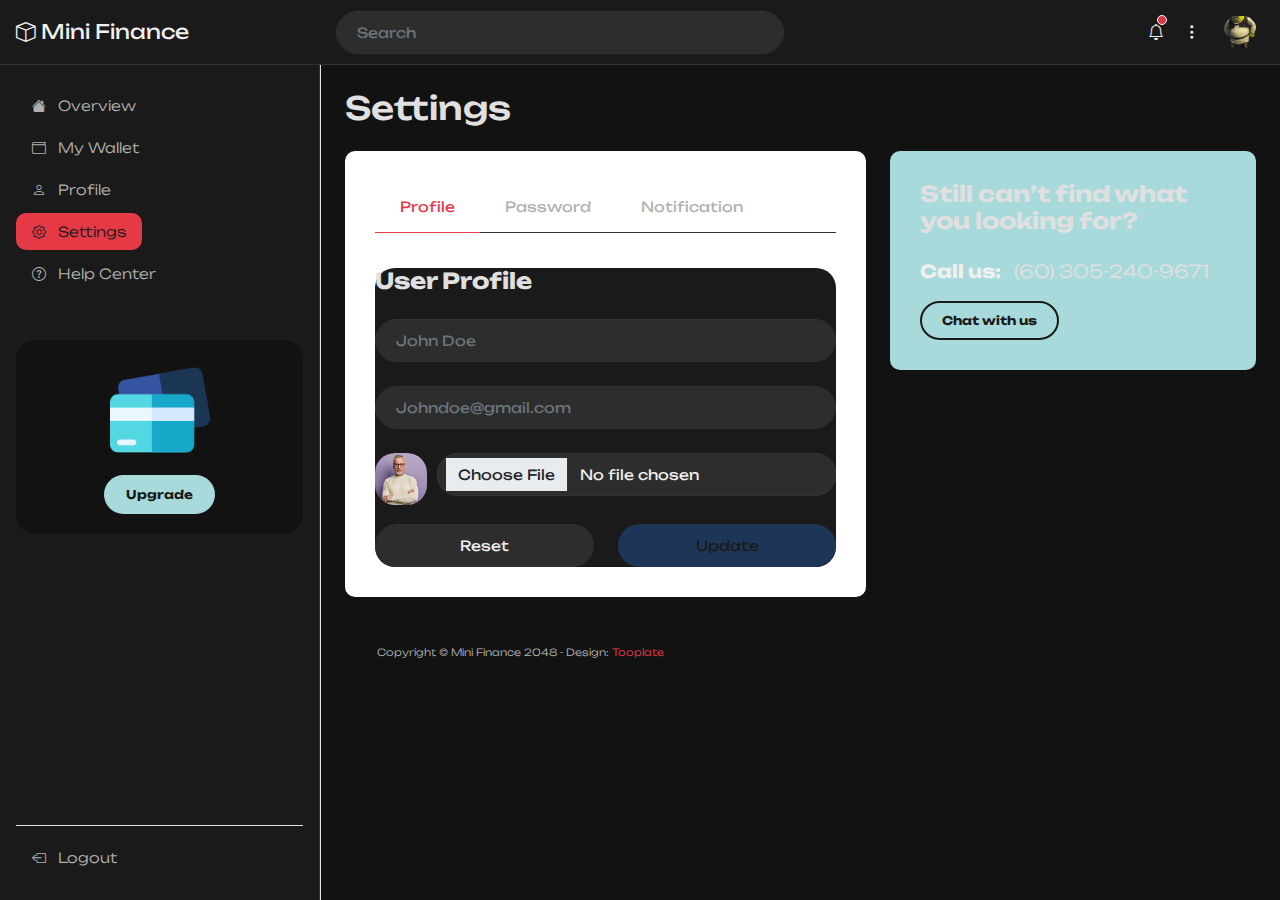
<file: setting.html>
<!doctype html>
<html lang="en">
    <head>
        <meta charset="utf-8">
        <meta name="viewport" content="width=device-width, initial-scale=1">

        <meta name="description" content="">
        <meta name="author" content="">

        <title>Mini Finance - Settings</title>

        <!-- CSS FILES -->      
        <link rel="preconnect" href="https://fonts.googleapis.com">
        
        <link rel="preconnect" href="https://fonts.gstatic.com" crossorigin>

        <link href="https://fonts.googleapis.com/css2?family=Unbounded:wght@300;400;700&display=swap" rel="stylesheet">

        <link href="css/bootstrap.min.css" rel="stylesheet">

        <link href="css/bootstrap-icons.css" rel="stylesheet">

        <link href="css/tooplate-mini-finance.css" rel="stylesheet">
<!--

Tooplate 2135 Mini Finance

https://www.tooplate.com/view/2135-mini-finance

Bootstrap 5 Dashboard Admin Template

-->
    </head>
    
    <body>
        <header class="navbar sticky-top flex-md-nowrap">
            <div class="col-md-3 col-lg-3 me-0 px-3 fs-6">
                <a class="navbar-brand" href="index.html">
                    <i class="bi-box"></i>
                    Mini Finance
                </a>
            </div>

            <button class="navbar-toggler position-absolute d-md-none collapsed" type="button" data-bs-toggle="collapse" data-bs-target="#sidebarMenu" aria-controls="sidebarMenu" aria-expanded="false" aria-label="Toggle navigation">
                <span class="navbar-toggler-icon"></span>
            </button>

            <form class="custom-form header-form ms-lg-3 ms-md-3 me-lg-auto me-md-auto order-2 order-lg-0 order-md-0" action="#" method="get" role="form">
                <input class="form-control" name="search" type="text" placeholder="Search" aria-label="Search">
            </form>

            <div class="navbar-nav me-lg-2">
                <div class="nav-item text-nowrap d-flex align-items-center">
                    <div class="dropdown ps-3">
                        <a class="nav-link dropdown-toggle text-center" href="#" role="button" data-bs-toggle="dropdown" aria-expanded="false">
                            <i class="bi-bell"></i>
                            <span class="position-absolute start-100 translate-middle p-1 bg-danger border border-light rounded-circle">
                                <span class="visually-hidden">New alerts</span>
                            </span>
                        </a>

                        <ul class="dropdown-menu notifications-block-wrap bg-white shadow">
                            <small>Notifications</small>

                            <li class="notifications-block border-bottom pb-2 mb-2">
                                <a class="dropdown-item d-flex align-items-center" href="#">
                                    <div class="notifications-icon-wrap bg-success">
                                        <i class="notifications-icon bi-check-circle-fill"></i>
                                    </div>

                                    <div>
                                        <span>Your account has been created successfuly.</span>

                                        <p>12 days ago</p>
                                    </div>
                                </a>
                            </li>

                            <li class="notifications-block border-bottom pb-2 mb-2">
                                <a class="dropdown-item d-flex align-items-center" href="#">
                                    <div class="notifications-icon-wrap bg-info">
                                        <i class="notifications-icon bi-folder"></i>
                                    </div>

                                    <div>
                                        <span>Please check. We have sent a Daily report.</span>

                                        <p>10 days ago</p>
                                    </div>
                                </a>
                            </li>

                            <li class="notifications-block">
                                <a class="dropdown-item d-flex align-items-center" href="#">
                                    <div class="notifications-icon-wrap bg-danger">
                                        <i class="notifications-icon bi-question-circle"></i>
                                    </div>

                                    <div>
                                        <span>Account verification failed.</span>

                                        <p>1 hour ago</p>
                                    </div>
                                </a>
                            </li>
                        </ul>
                    </div>

                    <div class="dropdown ps-1">
                        <a class="nav-link dropdown-toggle text-center" href="#" role="button" data-bs-toggle="dropdown" aria-expanded="false">
                            <i class="bi-three-dots-vertical"></i>
                        </a>

                        <div class="dropdown-menu dropdown-menu-social bg-white shadow">
                            <div class="container">
                                <div class="row">
                                    <div class="col-lg-4 col-md-4 col-4">
                                        <a class="dropdown-item text-center" href="#">
                                            <img src="images/social/search.png" class="profile-image img-fluid" alt="">
                                            <span class="d-block">Google</span>
                                        </a>
                                    </div>

                                    <div class="col-lg-4 col-md-4 col-4">
                                        <a class="dropdown-item text-center" href="#">
                                            <img src="images/social/spotify.png" class="profile-image img-fluid" alt="">
                                            <span class="d-block">Spotify</span>
                                        </a>
                                    </div>

                                    <div class="col-lg-4 col-md-4 col-4">
                                        <a class="dropdown-item text-center" href="#">
                                            <img src="images/social/telegram.png" class="profile-image img-fluid" alt="">
                                            <span class="d-block">Telegram</span>
                                        </a>
                                    </div>

                                    <div class="col-lg-4 col-md-4 col-4">
                                        <a class="dropdown-item text-center" href="#">
                                            <img src="images/social/snapchat.png" class="profile-image img-fluid" alt="">
                                            <span class="d-block">Snapchat</span>
                                        </a>
                                    </div>

                                    <div class="col-lg-4 col-md-4 col-4">
                                        <a class="dropdown-item text-center" href="#">
                                            <img src="images/social/tiktok.png" class="profile-image img-fluid" alt="">
                                            <span class="d-block">Tiktok</span>
                                        </a>
                                    </div>

                                    <div class="col-lg-4 col-md-4 col-4">
                                        <a class="dropdown-item text-center" href="#">
                                            <img src="images/social/youtube.png" class="profile-image img-fluid" alt="">
                                            <span class="d-block">Youtube</span>
                                        </a>
                                    </div>
                                </div>
                            </div>
                        </div>
                    </div>

                    <div class="dropdown px-3">
                        <a class="nav-link dropdown-toggle" href="#" role="button" data-bs-toggle="dropdown" aria-expanded="false">
                            <img src="images/shrek.jpg" class="profile-image img-fluid" alt="">
                        </a>
                        <ul class="dropdown-menu bg-white shadow">
                            <li>
                                <div class="dropdown-menu-profile-thumb d-flex">
                                    <img src="images/shrek.jpg" class="profile-image img-fluid me-3" alt="">

                                    <div class="d-flex flex-column">
                                        <small>Ramon</small>
                                        <a href="#">thomas@site.com</a>
                                    </div>
                                </div>
                            </li>

                            <li>
                                <a class="dropdown-item" href="profile.html">
                                    <i class="bi-person me-2"></i>
                                    Profile
                                </a>
                            </li>

                            <li>
                                <a class="dropdown-item" href="setting.html">
                                    <i class="bi-gear me-2"></i>
                                    Settings
                                </a>
                            </li>

                            <li>
                                <a class="dropdown-item" href="help-center.html">
                                    <i class="bi-question-circle me-2"></i>
                                    Help
                                </a>
                            </li>

                            <li class="border-top mt-3 pt-2 mx-4">
                                <a class="dropdown-item ms-0 me-0" href="#">
                                    <i class="bi-box-arrow-left me-2"></i>
                                    Logout
                                </a>
                            </li>
                        </ul>
                    </div>
                </div>
            </div>
        </header>

        <div class="container-fluid">
            <div class="row">
                <nav id="sidebarMenu" class="col-md-3 col-lg-3 d-md-block sidebar collapse">
                    <div class="position-sticky py-4 px-3 sidebar-sticky">
                        <ul class="nav flex-column h-100">
                            <li class="nav-item">
                                <a class="nav-link" aria-current="page" href="index.html">
                                    <i class="bi-house-fill me-2"></i>
                                    Overview
                                </a>
                            </li>

                            <li class="nav-item">
                                <a class="nav-link" href="wallet.html">
                                    <i class="bi-wallet me-2"></i>
                                    My Wallet
                                </a>
                            </li>

                            <li class="nav-item">
                                <a class="nav-link" href="profile.html">
                                    <i class="bi-person me-2"></i>
                                    Profile
                                </a>
                            </li>

                            <li class="nav-item">
                                <a class="nav-link active" href="setting.html">
                                    <i class="bi-gear me-2"></i>
                                    Settings
                                </a>
                            </li>

                            <li class="nav-item">
                                <a class="nav-link" href="help-center.html">
                                    <i class="bi-question-circle me-2"></i>
                                    Help Center
                                </a>
                            </li>

                            <li class="nav-item featured-box mt-lg-5 mt-4 mb-4">
                                <img src="images/credit-card.png" class="img-fluid" alt="">

                                <a class="btn custom-btn" href="#">Upgrade</a>
                            </li>

                            <li class="nav-item border-top mt-auto pt-2">
                                <a class="nav-link" href="#">
                                    <i class="bi-box-arrow-left me-2"></i>
                                    Logout
                                </a>
                            </li>
                        </ul>
                    </div>
                </nav>

                <main class="main-wrapper col-md-9 ms-sm-auto py-4 col-lg-9 px-md-4 border-start">
                    <div class="title-group mb-3">
                        <h1 class="h2 mb-0">Settings</h1>
                    </div>

                    <div class="row my-4">
                        <div class="col-lg-7 col-12">
                            <div class="custom-block bg-white">
                                <ul class="nav nav-tabs" id="myTab" role="tablist">
                                    <li class="nav-item" role="presentation">
                                        <button class="nav-link active" id="profile-tab" data-bs-toggle="tab" data-bs-target="#profile-tab-pane" type="button" role="tab" aria-controls="profile-tab-pane" aria-selected="true">Profile</button>
                                    </li>

                                    <li class="nav-item" role="presentation">
                                        <button class="nav-link" id="password-tab" data-bs-toggle="tab" data-bs-target="#password-tab-pane" type="button" role="tab" aria-controls="password-tab-pane" aria-selected="false">Password</button>
                                    </li>

                                    <li class="nav-item" role="presentation">
                                        <button class="nav-link" id="notification-tab" data-bs-toggle="tab" data-bs-target="#notification-tab-pane" type="button" role="tab" aria-controls="notification-tab-pane" aria-selected="false">Notification</button>
                                    </li>
                                </ul>

                                <div class="tab-content" id="myTabContent">
                                    <div class="tab-pane fade show active" id="profile-tab-pane" role="tabpanel" aria-labelledby="profile-tab" tabindex="0">
                                        <h6 class="mb-4">User Profile</h6>

                                        <form class="custom-form profile-form" action="#" method="post" role="form">
                                            <input class="form-control" type="text" name="profile-name" id="profile-name" placeholder="John Doe">

                                            <input class="form-control" type="email" name="profile-email" id="profile-email" placeholder="Johndoe@gmail.com">

                                            <div class="input-group mb-1">
                                                <img src="images/profile/senior-man-white-sweater-eyeglasses.jpg" class="profile-image img-fluid" alt="">

                                                <input type="file" class="form-control" id="inputGroupFile02">
                                            </div>

                                            <div class="d-flex">
                                                <button type="button" class="form-control me-3">
                                                    Reset
                                                </button>

                                                <button type="submit" class="form-control ms-2">
                                                    Update
                                                </button>
                                            </div>
                                        </form>
                                    </div>

                                    <div class="tab-pane fade" id="password-tab-pane" role="tabpanel" aria-labelledby="password-tab" tabindex="0">
                                        <h6 class="mb-4">Password</h6>

                                        <form class="custom-form password-form" action="#" method="post" role="form">
                                            <input type="password" name="password" id="password" pattern="[0-9a-zA-Z]{4,10}" class="form-control" placeholder="Current Password" required="">

                                            <input type="password" name="confirm_password" id="confirm_password" pattern="[0-9a-zA-Z]{4,10}" class="form-control" placeholder="New Password" required="">

                                            <input type="password" name="confirm_password" id="confirm_password" pattern="[0-9a-zA-Z]{4,10}" class="form-control" placeholder="Confirm Password" required="">

                                            <div class="d-flex">
                                                <button type="button" class="form-control me-3">
                                                    Reset
                                                </button>

                                                <button type="submit" class="form-control ms-2">
                                                    Update Password
                                                </button>
                                            </div>
                                        </form>
                                    </div>

                                    <div class="tab-pane fade" id="notification-tab-pane" role="tabpanel" aria-labelledby="notification-tab" tabindex="0">
                                        <h6 class="mb-4">Notification</h6>

                                        <form class="custom-form notification-form" action="#" method="post" role="form">

                                            <div class="form-check form-switch d-flex mb-3 ps-0">
                                                <label class="form-check-label" for="flexSwitchCheckCheckedOne">Account activity</label>

                                                <input class="form-check-input ms-auto" type="checkbox" name="form-check-input" role="switch" id="flexSwitchCheckCheckedOne" checked>
                                            </div>

                                            <div class="form-check form-switch d-flex mb-3 ps-0">
                                                <label class="form-check-label" for="flexSwitchCheckCheckedTwo">Payment updated</label>

                                                <input class="form-check-input ms-auto" type="checkbox" name="form-check-input" role="switch" id="flexSwitchCheckCheckedTwo" checked>
                                            </div>

                                            <div class="d-flex mt-4">
                                                <button type="button" class="form-control me-3">
                                                    Reset
                                                </button>

                                                <button type="submit" class="form-control ms-2">
                                                    Update Password
                                                </button>
                                            </div>
                                        </form>
                                    </div>
                                </div>
                            </div>
                        </div>

                        <div class="col-lg-5 col-12">
                            <div class="custom-block custom-block-contact">
                                <h6 class="mb-4">Still can’t find what you looking for?</h6>

                                <p>
                                    <strong>Call us:</strong>
                                    <a href="tel: 305-240-9671" class="ms-2">
                                        (60) 
                                        305-240-9671
                                    </a>
                                </p>

                                <a href="#" class="btn custom-btn custom-btn-bg-white mt-3">
                                    Chat with us
                                </a>
                            </div>
                        </div>
                    </div>

                    <footer class="site-footer">
                        <div class="container">
                            <div class="row">
                                
                                <div class="col-lg-12 col-12">
                                    <p class="copyright-text">Copyright © Mini Finance 2048 
                                    - Design: <a rel="sponsored" href="https://www.tooplate.com" target="_blank">Tooplate</a></p>
                                </div>

                            </div>
                        </div>
                    </footer>
                </main>

            </div>
        </div>

        <!-- JAVASCRIPT FILES -->
        <script src="js/jquery.min.js"></script>
        <script src="js/bootstrap.bundle.min.js"></script>
        <script src="js/custom.js"></script>

    </body>
</html>
</file>
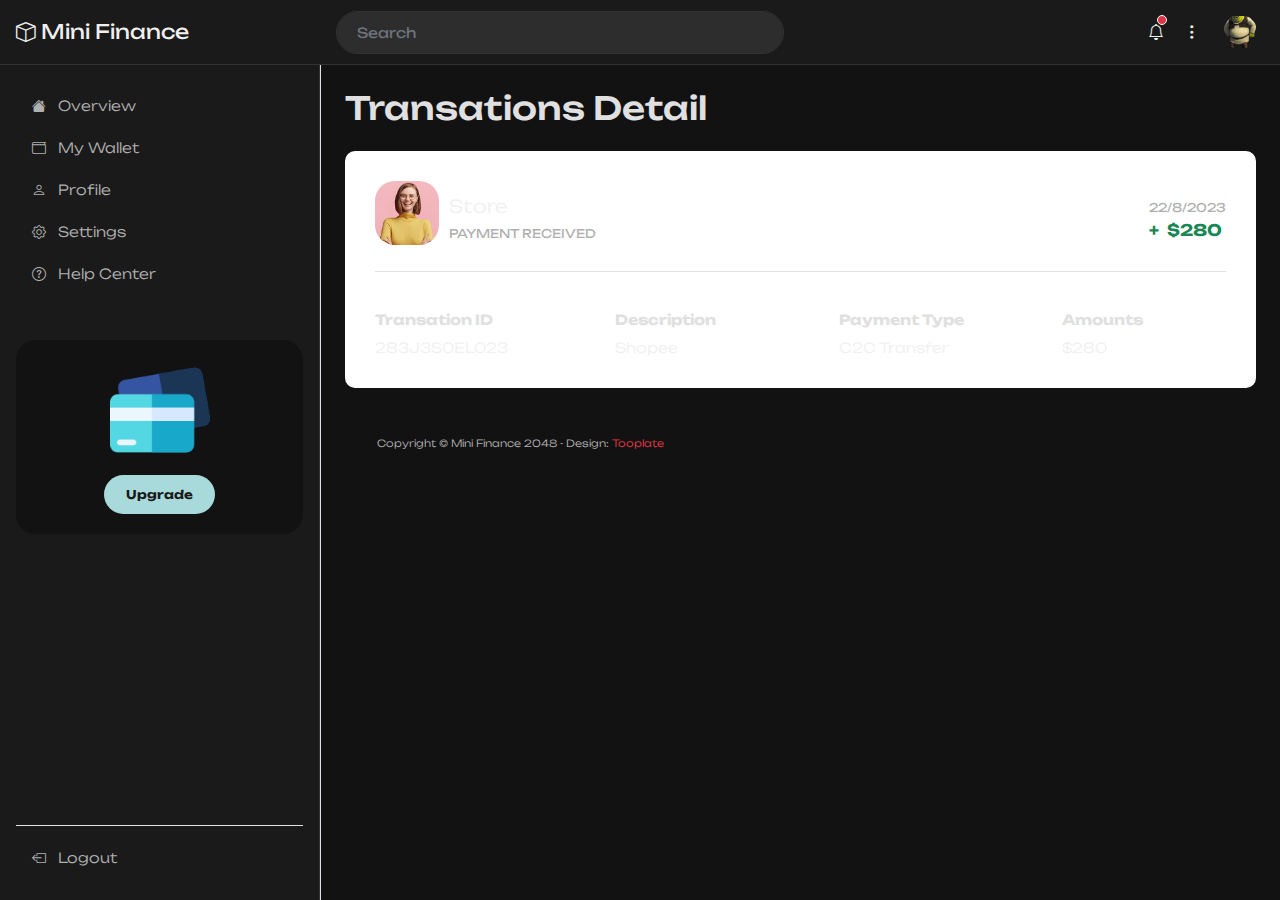
<file: transation-detail.html>
<!doctype html>
<html lang="en">
    <head>
        <meta charset="utf-8">
        <meta name="viewport" content="width=device-width, initial-scale=1">

        <meta name="description" content="">
        <meta name="author" content="">

        <title>Mini Finance - Transaction Detail</title>

        <!-- CSS FILES -->      
        <link rel="preconnect" href="https://fonts.googleapis.com">
        
        <link rel="preconnect" href="https://fonts.gstatic.com" crossorigin>

        <link href="https://fonts.googleapis.com/css2?family=Unbounded:wght@300;400;700&display=swap" rel="stylesheet">

        <link href="css/bootstrap.min.css" rel="stylesheet">

        <link href="css/bootstrap-icons.css" rel="stylesheet">

        <link href="css/apexcharts.css" rel="stylesheet">

        <link href="css/tooplate-mini-finance.css" rel="stylesheet">
<!--

Tooplate 2135 Mini Finance

https://www.tooplate.com/view/2135-mini-finance

Bootstrap 5 Dashboard Admin Template

-->
    </head>
    
    <body>
        <header class="navbar sticky-top flex-md-nowrap">
            <div class="col-md-3 col-lg-3 me-0 px-3 fs-6">
                <a class="navbar-brand" href="index.html">
                    <i class="bi-box"></i>
                    Mini Finance
                </a>
            </div>

            <button class="navbar-toggler position-absolute d-md-none collapsed" type="button" data-bs-toggle="collapse" data-bs-target="#sidebarMenu" aria-controls="sidebarMenu" aria-expanded="false" aria-label="Toggle navigation">
                <span class="navbar-toggler-icon"></span>
            </button>

            <form class="custom-form header-form ms-lg-3 ms-md-3 me-lg-auto me-md-auto order-2 order-lg-0 order-md-0" action="#" method="get" role="form">
                <input class="form-control" name="search" type="text" placeholder="Search" aria-label="Search">
            </form>

            <div class="navbar-nav me-lg-2">
                <div class="nav-item text-nowrap d-flex align-items-center">
                    <div class="dropdown ps-3">
                        <a class="nav-link dropdown-toggle text-center" href="#" role="button" data-bs-toggle="dropdown" aria-expanded="false">
                            <i class="bi-bell"></i>
                            <span class="position-absolute start-100 translate-middle p-1 bg-danger border border-light rounded-circle">
                                <span class="visually-hidden">New alerts</span>
                            </span>
                        </a>

                        <ul class="dropdown-menu notifications-block-wrap bg-white shadow">
                            <small>Notifications</small>

                            <li class="notifications-block border-bottom pb-2 mb-2">
                                <a class="dropdown-item d-flex align-items-center" href="#">
                                    <div class="notifications-icon-wrap bg-success">
                                        <i class="notifications-icon bi-check-circle-fill"></i>
                                    </div>

                                    <div>
                                        <span>Your account has been created successfuly.</span>

                                        <p>2 days ago</p>
                                    </div>
                                </a>
                            </li>

                            <li class="notifications-block border-bottom pb-2 mb-2">
                                <a class="dropdown-item d-flex align-items-center" href="#">
                                    <div class="notifications-icon-wrap bg-info">
                                        <i class="notifications-icon bi-folder"></i>
                                    </div>

                                    <div>
                                        <span>Please check. We have sent Daily report.</span>

                                        <p>10 days ago</p>
                                    </div>
                                </a>
                            </li>

                            <li class="notifications-block">
                                <a class="dropdown-item d-flex align-items-center" href="#">
                                    <div class="notifications-icon-wrap bg-danger">
                                        <i class="notifications-icon bi-question-circle"></i>
                                    </div>

                                    <div>
                                        <span>Account verification failed.</span>

                                        <p>1 hour ago</p>
                                    </div>
                                </a>
                            </li>
                        </ul>
                    </div>

                    <div class="dropdown ps-1">
                        <a class="nav-link dropdown-toggle text-center" href="#" role="button" data-bs-toggle="dropdown" aria-expanded="false">
                            <i class="bi-three-dots-vertical"></i>
                        </a>

                        <div class="dropdown-menu dropdown-menu-social bg-white shadow">
                            <div class="container">
                                <div class="row">
                                    <div class="col-lg-4 col-md-4 col-4">
                                        <a class="dropdown-item text-center" href="#">
                                            <img src="images/social/search.png" class="profile-image img-fluid" alt="">
                                            <span class="d-block">Google</span>
                                        </a>
                                    </div>

                                    <div class="col-lg-4 col-md-4 col-4">
                                        <a class="dropdown-item text-center" href="#">
                                            <img src="images/social/spotify.png" class="profile-image img-fluid" alt="">
                                            <span class="d-block">Spotify</span>
                                        </a>
                                    </div>

                                    <div class="col-lg-4 col-md-4 col-4">
                                        <a class="dropdown-item text-center" href="#">
                                            <img src="images/social/telegram.png" class="profile-image img-fluid" alt="">
                                            <span class="d-block">Telegram</span>
                                        </a>
                                    </div>

                                    <div class="col-lg-4 col-md-4 col-4">
                                        <a class="dropdown-item text-center" href="#">
                                            <img src="images/social/snapchat.png" class="profile-image img-fluid" alt="">
                                            <span class="d-block">Snapchat</span>
                                        </a>
                                    </div>

                                    <div class="col-lg-4 col-md-4 col-4">
                                        <a class="dropdown-item text-center" href="#">
                                            <img src="images/social/tiktok.png" class="profile-image img-fluid" alt="">
                                            <span class="d-block">Tiktok</span>
                                        </a>
                                    </div>

                                    <div class="col-lg-4 col-md-4 col-4">
                                        <a class="dropdown-item text-center" href="#">
                                            <img src="images/social/youtube.png" class="profile-image img-fluid" alt="">
                                            <span class="d-block">Youtube</span>
                                        </a>
                                    </div>
                                </div>
                            </div>
                        </div>
                    </div>

                    <div class="dropdown px-3">
                        <a class="nav-link dropdown-toggle" href="#" role="button" data-bs-toggle="dropdown" aria-expanded="false">
                            <img src="images/shrek.jpg" class="profile-image img-fluid" alt="">
                        </a>
                        <ul class="dropdown-menu bg-white shadow">
                            <li>
                                <div class="dropdown-menu-profile-thumb d-flex">
                                    <img src="images/shrek.jpg" class="profile-image img-fluid me-3" alt="">

                                    <div class="d-flex flex-column">
                                        <small>Ramon</small>
                                        <a href="#">thomas@site.com</a>
                                    </div>
                                </div>
                            </li>

                            <li>
                                <a class="dropdown-item" href="profile.html">
                                    <i class="bi-person me-2"></i>
                                    Profile
                                </a>
                            </li>

                            <li>
                                <a class="dropdown-item" href="setting.html">
                                    <i class="bi-gear me-2"></i>
                                    Settings
                                </a>
                            </li>

                            <li>
                                <a class="dropdown-item" href="help-center.html">
                                    <i class="bi-question-circle me-2"></i>
                                    Help
                                </a>
                            </li>

                            <li class="border-top mt-3 pt-2 mx-4">
                                <a class="dropdown-item ms-0 me-0" href="#">
                                    <i class="bi-box-arrow-left me-2"></i>
                                    Logout
                                </a>
                            </li>
                        </ul>
                    </div>
                </div>
            </div>
        </header>

        <div class="container-fluid">
            <div class="row">
                <nav id="sidebarMenu" class="col-md-3 col-lg-3 d-md-block sidebar collapse">
                    <div class="position-sticky py-4 px-3 sidebar-sticky">
                        <ul class="nav flex-column h-100">
                            <li class="nav-item">
                                <a class="nav-link" aria-current="page" href="index.html">
                                    <i class="bi-house-fill me-2"></i>
                                    Overview
                                </a>
                            </li>

                            <li class="nav-item">
                                <a class="nav-link" href="wallet.html">
                                    <i class="bi-wallet me-2"></i>
                                    My Wallet
                                </a>
                            </li>

                            <li class="nav-item">
                                <a class="nav-link" href="profile.html">
                                    <i class="bi-person me-2"></i>
                                    Profile
                                </a>
                            </li>

                            <li class="nav-item">
                                <a class="nav-link" href="setting.html">
                                    <i class="bi-gear me-2"></i>
                                    Settings
                                </a>
                            </li>

                            <li class="nav-item">
                                <a class="nav-link" href="help-center.html">
                                    <i class="bi-question-circle me-2"></i>
                                    Help Center
                                </a>
                            </li>

                            <li class="nav-item featured-box mt-lg-5 mt-4 mb-4">
                                <img src="images/credit-card.png" class="img-fluid" alt="">

                                <a class="btn custom-btn" href="#">Upgrade</a>
                            </li>

                            <li class="nav-item border-top mt-auto pt-2">
                                <a class="nav-link" href="#">
                                    <i class="bi-box-arrow-left me-2"></i>
                                    Logout
                                </a>
                            </li>
                        </ul>
                    </div>
                </nav>

                <main class="main-wrapper col-md-9 ms-sm-auto py-4 col-lg-9 px-md-4 border-start">
                    <div class="title-group mb-3">
                        <h1 class="h2 mb-0">Transations Detail</h1>
                    </div>

                    <div class="row my-4">
                        <div class="col-lg-12 col-12">
                            <div class="custom-block custom-block-transation-detail bg-white">
                                <div class="d-flex flex-wrap align-items-center border-bottom pb-3 mb-3">
                                    <div class="d-flex align-items-center">
                                        <img src="images/profile/young-woman-with-round-glasses-yellow-sweater.jpg" class="profile-image img-fluid" alt="">

                                        <div>
                                            <p>Store</p>

                                            <small class="text-muted">Payment Received</small>
                                        </div>
                                    </div>

                                    <div class="ms-auto">
                                        <small>22/8/2023</small>
                                        <strong class="d-block text-success"><span class="me-1">+</span> $280</strong>
                                    </div>
                                </div>

                                <div class="d-flex flex-wrap align-items-center">
                                    <div class="custom-block-transation-detail-item mt-4">
                                        <h6>Transation ID</h6>

                                        <p>283J3S0EL023</p>
                                    </div>

                                    <div class="custom-block-transation-detail-item mt-4 mx-auto px-4">
                                        <h6>Description</h6>

                                        <p>Shopee</p>
                                    </div>

                                    <div class="custom-block-transation-detail-item mt-4 ms-lg-auto px-lg-3 px-md-3">
                                        <h6>Payment Type</h6>

                                        <p>C2C Transfer</p>
                                    </div>

                                    <div class="custom-block-transation-detail-item mt-4 ms-auto me-auto">
                                        <h6>Amounts</h6>

                                        <p>$280</p>
                                    </div>
                                </div>
                                
                            </div>
                        </div>
                    </div>

                    <footer class="site-footer">
                        <div class="container">
                            <div class="row">
                                
                                <div class="col-lg-12 col-12">
                                    <p class="copyright-text">Copyright © Mini Finance 2048 
                                    - Design: <a rel="sponsored" href="https://www.tooplate.com" target="_blank">Tooplate</a></p>
                                </div>

                            </div>
                        </div>
                    </footer>
                </main>

            </div>
        </div>

        <!-- JAVASCRIPT FILES -->
        <script src="js/jquery.min.js"></script>
        <script src="js/bootstrap.bundle.min.js"></script>
        <script src="js/apexcharts.min.js"></script>
        <script src="js/custom.js"></script>

    </body>
</html>
</file>
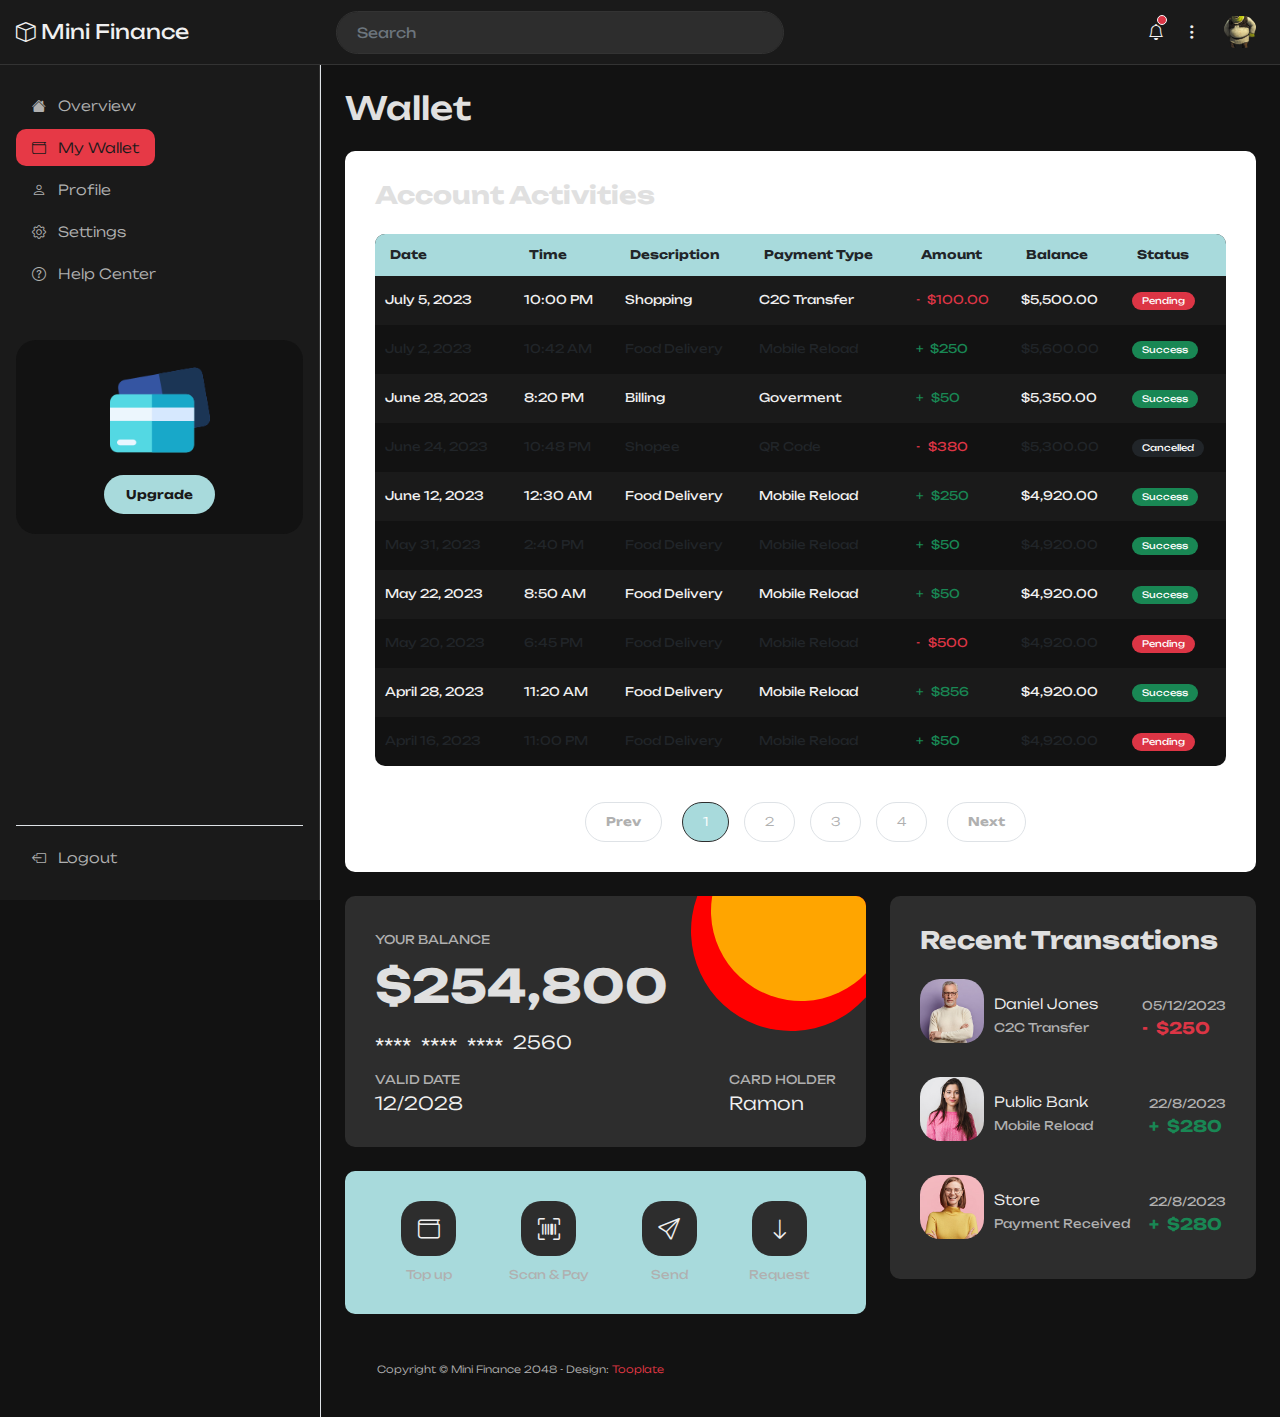
<file: wallet.html>
<!doctype html>
<html lang="en">
    <head>
        <meta charset="utf-8">
        <meta name="viewport" content="width=device-width, initial-scale=1">

        <meta name="description" content="">
        <meta name="author" content="">

        <title>Mini Finance - Wallet Page</title>

        <!-- CSS FILES -->      
        <link rel="preconnect" href="https://fonts.googleapis.com">
        
        <link rel="preconnect" href="https://fonts.gstatic.com" crossorigin>

        <link href="https://fonts.googleapis.com/css2?family=Unbounded:wght@300;400;700&display=swap" rel="stylesheet">

        <link href="css/bootstrap.min.css" rel="stylesheet">

        <link href="css/bootstrap-icons.css" rel="stylesheet">

        <link href="css/apexcharts.css" rel="stylesheet">

        <link href="css/tooplate-mini-finance.css" rel="stylesheet">
<!--

Tooplate 2135 Mini Finance

https://www.tooplate.com/view/2135-mini-finance

Bootstrap 5 Dashboard Admin Template

-->
    </head>
    
    <body>
        <header class="navbar sticky-top flex-md-nowrap">
            <div class="col-md-3 col-lg-3 me-0 px-3 fs-6">
                <a class="navbar-brand" href="index.html">
                    <i class="bi-box"></i>
                    Mini Finance
                </a>
            </div>

            <button class="navbar-toggler position-absolute d-md-none collapsed" type="button" data-bs-toggle="collapse" data-bs-target="#sidebarMenu" aria-controls="sidebarMenu" aria-expanded="false" aria-label="Toggle navigation">
                <span class="navbar-toggler-icon"></span>
            </button>

            <form class="custom-form header-form ms-lg-3 ms-md-3 me-lg-auto me-md-auto order-2 order-lg-0 order-md-0" action="#" method="get" role="form">
                <input class="form-control" name="search" type="text" placeholder="Search" aria-label="Search">
            </form>

            <div class="navbar-nav me-lg-2">
                <div class="nav-item text-nowrap d-flex align-items-center">
                    <div class="dropdown ps-3">
                        <a class="nav-link dropdown-toggle text-center" href="#" role="button" data-bs-toggle="dropdown" aria-expanded="false">
                            <i class="bi-bell"></i>
                            <span class="position-absolute start-100 translate-middle p-1 bg-danger border border-light rounded-circle">
                                <span class="visually-hidden">New alerts</span>
                            </span>
                        </a>

                        <ul class="dropdown-menu notifications-block-wrap bg-white shadow">
                            <small>Notifications</small>

                            <li class="notifications-block border-bottom pb-2 mb-2">
                                <a class="dropdown-item d-flex align-items-center" href="#">
                                    <div class="notifications-icon-wrap bg-success">
                                        <i class="notifications-icon bi-check-circle-fill"></i>
                                    </div>

                                    <div>
                                        <span>Your account has been created successfuly.</span>

                                        <p>12 days ago</p>
                                    </div>
                                </a>
                            </li>

                            <li class="notifications-block border-bottom pb-2 mb-2">
                                <a class="dropdown-item d-flex align-items-center" href="#">
                                    <div class="notifications-icon-wrap bg-info">
                                        <i class="notifications-icon bi-folder"></i>
                                    </div>

                                    <div>
                                        <span>Please check. We have sent a Daily report.</span>

                                        <p>10 days ago</p>
                                    </div>
                                </a>
                            </li>

                            <li class="notifications-block">
                                <a class="dropdown-item d-flex align-items-center" href="#">
                                    <div class="notifications-icon-wrap bg-danger">
                                        <i class="notifications-icon bi-question-circle"></i>
                                    </div>

                                    <div>
                                        <span>Account verification failed.</span>

                                        <p>1 hour ago</p>
                                    </div>
                                </a>
                            </li>
                        </ul>
                    </div>

                    <div class="dropdown ps-1">
                        <a class="nav-link dropdown-toggle text-center" href="#" role="button" data-bs-toggle="dropdown" aria-expanded="false">
                            <i class="bi-three-dots-vertical"></i>
                        </a>

                        <div class="dropdown-menu dropdown-menu-social bg-white shadow">
                            <div class="container">
                                <div class="row">
                                    <div class="col-lg-4 col-md-4 col-4">
                                        <a class="dropdown-item text-center" href="#">
                                            <img src="images/social/search.png" class="profile-image img-fluid" alt="">
                                            <span class="d-block">Google</span>
                                        </a>
                                    </div>

                                    <div class="col-lg-4 col-md-4 col-4">
                                        <a class="dropdown-item text-center" href="#">
                                            <img src="images/social/spotify.png" class="profile-image img-fluid" alt="">
                                            <span class="d-block">Spotify</span>
                                        </a>
                                    </div>

                                    <div class="col-lg-4 col-md-4 col-4">
                                        <a class="dropdown-item text-center" href="#">
                                            <img src="images/social/telegram.png" class="profile-image img-fluid" alt="">
                                            <span class="d-block">Telegram</span>
                                        </a>
                                    </div>

                                    <div class="col-lg-4 col-md-4 col-4">
                                        <a class="dropdown-item text-center" href="#">
                                            <img src="images/social/snapchat.png" class="profile-image img-fluid" alt="">
                                            <span class="d-block">Snapchat</span>
                                        </a>
                                    </div>

                                    <div class="col-lg-4 col-md-4 col-4">
                                        <a class="dropdown-item text-center" href="#">
                                            <img src="images/social/tiktok.png" class="profile-image img-fluid" alt="">
                                            <span class="d-block">Tiktok</span>
                                        </a>
                                    </div>

                                    <div class="col-lg-4 col-md-4 col-4">
                                        <a class="dropdown-item text-center" href="#">
                                            <img src="images/social/youtube.png" class="profile-image img-fluid" alt="">
                                            <span class="d-block">Youtube</span>
                                        </a>
                                    </div>
                                </div>
                            </div>
                        </div>
                    </div>

                    <div class="dropdown px-3">
                        <a class="nav-link dropdown-toggle" href="#" role="button" data-bs-toggle="dropdown" aria-expanded="false">
                            <img src="images/shrek.jpg" class="profile-image img-fluid" alt="">
                        </a>
                        <ul class="dropdown-menu bg-white shadow">
                            <li>
                                <div class="dropdown-menu-profile-thumb d-flex">
                                    <img src="images/shrek.jpg" class="profile-image img-fluid me-3" alt="">

                                    <div class="d-flex flex-column">
                                        <small>Ramon</small>
                                        <a href="#">thomas@site.com</a>
                                    </div>
                                </div>
                            </li>

                            <li>
                                <a class="dropdown-item" href="profile.html">
                                    <i class="bi-person me-2"></i>
                                    Profile
                                </a>
                            </li>

                            <li>
                                <a class="dropdown-item" href="setting.html">
                                    <i class="bi-gear me-2"></i>
                                    Settings
                                </a>
                            </li>

                            <li>
                                <a class="dropdown-item" href="help-center.html">
                                    <i class="bi-question-circle me-2"></i>
                                    Help
                                </a>
                            </li>

                            <li class="border-top mt-3 pt-2 mx-4">
                                <a class="dropdown-item ms-0 me-0" href="#">
                                    <i class="bi-box-arrow-left me-2"></i>
                                    Logout
                                </a>
                            </li>
                        </ul>
                    </div>
                </div>
            </div>
        </header>

        <div class="container-fluid">
            <div class="row">
                <nav id="sidebarMenu" class="col-md-3 col-lg-3 d-md-block sidebar collapse">
                    <div class="position-sticky py-4 px-3 sidebar-sticky">
                        <ul class="nav flex-column h-100">
                            <li class="nav-item">
                                <a class="nav-link" aria-current="page" href="index.html">
                                    <i class="bi-house-fill me-2"></i>
                                    Overview
                                </a>
                            </li>

                            <li class="nav-item">
                                <a class="nav-link active" href="wallet.html">
                                    <i class="bi-wallet me-2"></i>
                                    My Wallet
                                </a>
                            </li>

                            <li class="nav-item">
                                <a class="nav-link" href="profile.html">
                                    <i class="bi-person me-2"></i>
                                    Profile
                                </a>
                            </li>

                            <li class="nav-item">
                                <a class="nav-link" href="setting.html">
                                    <i class="bi-gear me-2"></i>
                                    Settings
                                </a>
                            </li>

                            <li class="nav-item">
                                <a class="nav-link" href="help-center.html">
                                    <i class="bi-question-circle me-2"></i>
                                    Help Center
                                </a>
                            </li>

                            <li class="nav-item featured-box mt-lg-5 mt-4 mb-4">
                                <img src="images/credit-card.png" class="img-fluid" alt="">

                                <a class="btn custom-btn" href="#">Upgrade</a>
                            </li>

                            <li class="nav-item border-top mt-auto pt-2">
                                <a class="nav-link" href="#">
                                    <i class="bi-box-arrow-left me-2"></i>
                                    Logout
                                </a>
                            </li>
                        </ul>
                    </div>
                </nav>

                <main class="main-wrapper col-md-9 ms-sm-auto py-4 col-lg-9 px-md-4 border-start">
                    <div class="title-group mb-3">
                        <h1 class="h2 mb-0">Wallet</h1>
                    </div>

                    <div class="row my-4">
                        <div class="col-lg-12 col-12">
                            <div class="custom-block bg-white">
                                <h5 class="mb-4">Account Activities</h5>

                                <div class="table-responsive">
                                    <table class="account-table table">
                                        <thead>
                                            <tr>
                                                <th scope="col">Date</th>

                                                <th scope="col">Time</th>

                                                <th scope="col">Description</th>

                                                <th scope="col">Payment Type</th>

                                                <th scope="col">Amount</th>

                                                <th scope="col">Balance</th>

                                                <th scope="col">Status</th>

                                            </tr>
                                        </thead>

                                        <tbody>
                                            <tr>
                                                <td scope="row">July 5, 2023</td>

                                                <td scope="row">10:00 PM</td>

                                                <td scope="row">Shopping</td>

                                                <td scope="row">C2C Transfer</td>

                                                <td class="text-danger" scope="row">
                                                    <span class="me-1">-</span>
                                                    $100.00
                                                </td>

                                                <td scope="row">$5,500.00</td>

                                                <td scope="row">
                                                    <span class="badge text-bg-danger">
                                                        Pending
                                                    </span>
                                                </td>
                                            </tr>

                                            <tr>
                                                <td scope="row">July 2, 2023</td>

                                                <td scope="row">10:42 AM</td>

                                                <td scope="row">Food Delivery</td>

                                                <td scope="row">Mobile Reload</td>

                                                <td class="text-success" scope="row">
                                                    <span class="me-1">+</span>
                                                    $250
                                                </td>

                                                <td scope="row">$5,600.00</td>

                                                <td scope="row">
                                                    <span class="badge text-bg-success">
                                                        Success
                                                    </span>
                                                </td>
                                            </tr>

                                            <tr>
                                                <td scope="row">June 28, 2023</td>

                                                <td scope="row">8:20 PM</td>

                                                <td scope="row">Billing</td>

                                                <td scope="row">Goverment</td>

                                                <td class="text-success" scope="row">
                                                <span class="me-2">+</span>$50</td>

                                                <td scope="row">$5,350.00</td>

                                                <td scope="row">
                                                    <span class="badge text-bg-success">
                                                        Success
                                                    </span>
                                                </td>
                                            </tr>

                                            <tr>
                                                <td scope="row">June 24, 2023</td>

                                                <td scope="row">10:48 PM</td>

                                                <td scope="row">Shopee</td>

                                                <td scope="row">QR Code</td>

                                                <td class="text-danger" scope="row">
                                                <span class="me-2">-</span>$380</td>

                                                <td scope="row">$5,300.00</td>

                                                <td scope="row">
                                                    <span class="badge text-bg-dark">
                                                        Cancelled
                                                    </span>
                                                </td>
                                            </tr>

                                            <tr>
                                                <td scope="row">June 12, 2023</td>

                                                <td scope="row">12:30 AM</td>

                                                <td scope="row">Food Delivery</td>

                                                <td scope="row">Mobile Reload</td>

                                                <td class="text-success" scope="row">
                                                <span class="me-2">+</span>$250</td>

                                                <td scope="row">$4,920.00</td>

                                                <td scope="row">
                                                    <span class="badge text-bg-success">
                                                        Success
                                                    </span>
                                                </td>
                                            </tr>

                                            <tr>
                                                <td scope="row">May 31, 2023</td>

                                                <td scope="row">2:40 PM</td>

                                                <td scope="row">Food Delivery</td>

                                                <td scope="row">Mobile Reload</td>

                                                <td class="text-success" scope="row">
                                                <span class="me-2">+</span>$50</td>

                                                <td scope="row">$4,920.00</td>

                                                <td scope="row">
                                                    <span class="badge text-bg-success">
                                                        Success
                                                    </span>
                                                </td>
                                            </tr>

                                            <tr>
                                                <td scope="row">May 22, 2023</td>

                                                <td scope="row">8:50 AM</td>

                                                <td scope="row">Food Delivery</td>

                                                <td scope="row">Mobile Reload</td>

                                                <td class="text-success" scope="row">
                                                <span class="me-2">+</span>$50</td>

                                                <td scope="row">$4,920.00</td>

                                                <td scope="row">
                                                    <span class="badge text-bg-success">
                                                        Success
                                                    </span>
                                                </td>
                                            </tr>

                                            <tr>
                                                <td scope="row">May 20, 2023</td>

                                                <td scope="row">6:45 PM</td>

                                                <td scope="row">Food Delivery</td>

                                                <td scope="row">Mobile Reload</td>

                                                <td class="text-danger" scope="row">
                                                <span class="me-2">-</span>$500</td>

                                                <td scope="row">$4,920.00</td>

                                                <td scope="row">
                                                    <span class="badge text-bg-danger">
                                                        Pending
                                                    </span>
                                                </td>
                                            </tr>

                                            <tr>
                                                <td scope="row">April 28, 2023</td>

                                                <td scope="row">11:20 AM</td>

                                                <td scope="row">Food Delivery</td>

                                                <td scope="row">Mobile Reload</td>

                                                <td class="text-success" scope="row">
                                                <span class="me-2">+</span>$856</td>

                                                <td scope="row">$4,920.00</td>

                                                <td scope="row">
                                                    <span class="badge text-bg-success">
                                                        Success
                                                    </span>
                                                </td>
                                            </tr>

                                            <tr>
                                                <td scope="row">April 16, 2023</td>

                                                <td scope="row">11:00 PM</td>

                                                <td scope="row">Food Delivery</td>

                                                <td scope="row">Mobile Reload</td>

                                                <td class="text-success" scope="row">
                                                <span class="me-2">+</span>$50</td>

                                                <td scope="row">$4,920.00</td>

                                                <td scope="row">
                                                    <span class="badge text-bg-danger">
                                                        Pending
                                                    </span>
                                                </td>
                                            </tr>
                                        </tbody>
                                    </table>
                                </div>

                                <nav aria-label="Page navigation example">
                                        <ul class="pagination justify-content-center mb-0">
                                            <li class="page-item">
                                                <a class="page-link" href="#" aria-label="Previous">
                                                    <span aria-hidden="true">Prev</span>
                                                </a>
                                            </li>

                                            <li class="page-item active" aria-current="page">
                                                <a class="page-link" href="#">1</a>
                                            </li>
                                            
                                            <li class="page-item">
                                                <a class="page-link" href="#">2</a>
                                            </li>
                                            
                                            <li class="page-item">
                                                <a class="page-link" href="#">3</a>
                                            </li>

                                            <li class="page-item">
                                                <a class="page-link" href="#">4</a>
                                            </li>
                                            
                                            <li class="page-item">
                                                <a class="page-link" href="#" aria-label="Next">
                                                    <span aria-hidden="true">Next</span>
                                                </a>
                                            </li>
                                        </ul>
                                    </nav>
                            </div>
                        </div>

                        <div class="col-lg-7 col-12">
                            <div class="custom-block custom-block-balance">
                                <small>Your Balance</small>

                                <h2 class="mt-2 mb-3">$254,800</h2>

                                <div class="custom-block-numbers d-flex align-items-center">
                                    <span>****</span>
                                    <span>****</span>
                                    <span>****</span>
                                    <p>2560</p>
                                </div>

                                <div class="d-flex">
                                    <div>
                                        <small>Valid Date</small>
                                        <p>12/2028</p>
                                    </div>

                                    <div class="ms-auto">
                                        <small>Card Holder</small>
                                        <p>Ramon</p>
                                    </div>
                                </div>
                            </div>

                            <div class="custom-block custom-block-bottom d-flex flex-wrap">
                                <div class="custom-block-bottom-item">
                                    <a href="#" class="d-flex flex-column">
                                        <i class="custom-block-icon bi-wallet"></i>

                                        <small>Top up</small>
                                    </a>
                                </div>

                                <div class="custom-block-bottom-item">
                                    <a href="#" class="d-flex flex-column">
                                        <i class="custom-block-icon bi-upc-scan"></i>

                                        <small>Scan & Pay</small>
                                    </a>
                                </div>

                                <div class="custom-block-bottom-item">
                                    <a href="#" class="d-flex flex-column">
                                        <i class="custom-block-icon bi-send"></i>

                                        <small>Send</small>
                                    </a>
                                </div>

                                <div class="custom-block-bottom-item">
                                    <a href="#" class="d-flex flex-column">
                                        <i class="custom-block-icon bi-arrow-down"></i>

                                        <small>Request</small>
                                    </a>
                                </div>
                            </div>
                        </div>

                        <div class="col-lg-5 col-12">
                            <div class="custom-block custom-block-transations">
                                <h5 class="mb-4">Recent Transations</h5>

                                <div class="d-flex flex-wrap align-items-center mb-4">
                                    <div class="d-flex align-items-center">
                                        <img src="images/profile/senior-man-white-sweater-eyeglasses.jpg" class="profile-image img-fluid" alt="">

                                        <div>
                                            <p>
                                                <a href="transation-detail.html">Daniel Jones</a>
                                            </p>

                                            <small class="text-muted">C2C Transfer</small>
                                        </div>
                                    </div>

                                    <div class="ms-auto">
                                        <small>05/12/2023</small>
                                        <strong class="d-block text-danger"><span class="me-1">-</span> $250</strong>
                                    </div>
                                </div>

                                <div class="d-flex flex-wrap align-items-center mb-4">
                                    <div class="d-flex align-items-center">
                                        <img src="images/profile/young-beautiful-woman-pink-warm-sweater.jpg" class="profile-image img-fluid" alt="">

                                        <div>
                                            <p>
                                                <a href="transation-detail.html">Public Bank</a>
                                            </p>

                                            <small class="text-muted">Mobile Reload</small>
                                        </div>
                                    </div>

                                    <div class="ms-auto">
                                        <small>22/8/2023</small>
                                        <strong class="d-block text-success"><span class="me-1">+</span> $280</strong>
                                    </div>
                                </div>

                                <div class="d-flex flex-wrap align-items-center">
                                    <div class="d-flex align-items-center">
                                        <img src="images/profile/young-woman-with-round-glasses-yellow-sweater.jpg" class="profile-image img-fluid" alt="">

                                        <div>
                                            <p><a href="transation-detail.html">Store</a></p>

                                            <small class="text-muted">Payment Received</small>
                                        </div>
                                    </div>

                                    <div class="ms-auto">
                                        <small>22/8/2023</small>
                                        <strong class="d-block text-success"><span class="me-1">+</span> $280</strong>
                                    </div>
                                </div>
                            </div>

                        </div>
                    </div>

                    <footer class="site-footer">
                        <div class="container">
                            <div class="row">
                                
                                <div class="col-lg-12 col-12">
                                    <p class="copyright-text">Copyright © Mini Finance 2048 
                                    - Design: <a rel="sponsored" href="https://www.tooplate.com" target="_blank">Tooplate</a></p>
                                </div>

                            </div>
                        </div>
                    </footer>
                </main>

            </div>
        </div>

        <!-- JAVASCRIPT FILES -->
        <script src="js/jquery.min.js"></script>
        <script src="js/bootstrap.bundle.min.js"></script>
        <script src="js/apexcharts.min.js"></script>
        <script src="js/custom.js"></script>
    </body>
</html>
</file>
<file: css/apexcharts.css>
.apexcharts-canvas {
  position: relative;
  user-select: none;
  /* cannot give overflow: hidden as it will crop tooltips which overflow outside chart area */
}


/* scrollbar is not visible by default for legend, hence forcing the visibility */
.apexcharts-canvas ::-webkit-scrollbar {
  -webkit-appearance: none;
  width: 6px;
}

.apexcharts-canvas ::-webkit-scrollbar-thumb {
  border-radius: 4px;
  background-color: rgba(0, 0, 0, .5);
  box-shadow: 0 0 1px rgba(255, 255, 255, .5);
  -webkit-box-shadow: 0 0 1px rgba(255, 255, 255, .5);
}


.apexcharts-inner {
  position: relative;
}

.apexcharts-text tspan {
  font-family: inherit;
}

.legend-mouseover-inactive {
  transition: 0.15s ease all;
  opacity: 0.20;
}

.apexcharts-series-collapsed {
  opacity: 0;
}

.apexcharts-tooltip {
  border-radius: 5px;
  box-shadow: 2px 2px 6px -4px #999;
  cursor: default;
  font-size: 14px;
  left: 62px;
  opacity: 0;
  pointer-events: none;
  position: absolute;
  top: 20px;
  display: flex;
  flex-direction: column;
  overflow: hidden;
  white-space: nowrap;
  z-index: 12;
  transition: 0.15s ease all;
}

.apexcharts-tooltip.apexcharts-active {
  opacity: 1;
  transition: 0.15s ease all;
}

.apexcharts-tooltip.apexcharts-theme-light {
  border: 1px solid #e3e3e3;
  background: rgba(255, 255, 255, 0.96);
}

.apexcharts-tooltip.apexcharts-theme-dark {
  color: #fff;
  background: rgba(30, 30, 30, 0.8);
}

.apexcharts-tooltip * {
  font-family: inherit;
}


.apexcharts-tooltip-title {
  padding: 6px;
  font-size: 15px;
  margin-bottom: 4px;
}

.apexcharts-tooltip.apexcharts-theme-light .apexcharts-tooltip-title {
  background: #ECEFF1;
  border-bottom: 1px solid #ddd;
}

.apexcharts-tooltip.apexcharts-theme-dark .apexcharts-tooltip-title {
  background: rgba(0, 0, 0, 0.7);
  border-bottom: 1px solid #333;
}

.apexcharts-tooltip-text-y-value,
.apexcharts-tooltip-text-goals-value,
.apexcharts-tooltip-text-z-value {
  display: inline-block;
  font-weight: 600;
  margin-left: 5px;
}

.apexcharts-tooltip-title:empty,
.apexcharts-tooltip-text-y-label:empty,
.apexcharts-tooltip-text-y-value:empty,
.apexcharts-tooltip-text-goals-label:empty,
.apexcharts-tooltip-text-goals-value:empty,
.apexcharts-tooltip-text-z-value:empty {
  display: none;
}

.apexcharts-tooltip-text-y-value,
.apexcharts-tooltip-text-goals-value,
.apexcharts-tooltip-text-z-value {
  font-weight: 600;
}

.apexcharts-tooltip-text-goals-label, 
.apexcharts-tooltip-text-goals-value {
  padding: 6px 0 5px;
}

.apexcharts-tooltip-goals-group, 
.apexcharts-tooltip-text-goals-label, 
.apexcharts-tooltip-text-goals-value {
  display: flex;
}
.apexcharts-tooltip-text-goals-label:not(:empty),
.apexcharts-tooltip-text-goals-value:not(:empty) {
  margin-top: -6px;
}

.apexcharts-tooltip-marker {
  width: 12px;
  height: 12px;
  position: relative;
  top: 0px;
  margin-right: 10px;
  border-radius: 50%;
}

.apexcharts-tooltip-series-group {
  padding: 0 10px;
  display: none;
  text-align: left;
  justify-content: left;
  align-items: center;
}

.apexcharts-tooltip-series-group.apexcharts-active .apexcharts-tooltip-marker {
  opacity: 1;
}

.apexcharts-tooltip-series-group.apexcharts-active,
.apexcharts-tooltip-series-group:last-child {
  padding-bottom: 4px;
}

.apexcharts-tooltip-series-group-hidden {
  opacity: 0;
  height: 0;
  line-height: 0;
  padding: 0 !important;
}

.apexcharts-tooltip-y-group {
  padding: 6px 0 5px;
}

.apexcharts-tooltip-box, .apexcharts-custom-tooltip {
  padding: 4px 8px;
}

.apexcharts-tooltip-boxPlot {
  display: flex;
  flex-direction: column-reverse;
}

.apexcharts-tooltip-box>div {
  margin: 4px 0;
}

.apexcharts-tooltip-box span.value {
  font-weight: bold;
}

.apexcharts-tooltip-rangebar {
  padding: 5px 8px;
}

.apexcharts-tooltip-rangebar .category {
  font-weight: 600;
  color: #777;
}

.apexcharts-tooltip-rangebar .series-name {
  font-weight: bold;
  display: block;
  margin-bottom: 5px;
}

.apexcharts-xaxistooltip {
  opacity: 0;
  padding: 9px 10px;
  pointer-events: none;
  color: #373d3f;
  font-size: 13px;
  text-align: center;
  border-radius: 2px;
  position: absolute;
  z-index: 10;
  background: #ECEFF1;
  border: 1px solid #90A4AE;
  transition: 0.15s ease all;
}

.apexcharts-xaxistooltip.apexcharts-theme-dark {
  background: rgba(0, 0, 0, 0.7);
  border: 1px solid rgba(0, 0, 0, 0.5);
  color: #fff;
}

.apexcharts-xaxistooltip:after,
.apexcharts-xaxistooltip:before {
  left: 50%;
  border: solid transparent;
  content: " ";
  height: 0;
  width: 0;
  position: absolute;
  pointer-events: none;
}

.apexcharts-xaxistooltip:after {
  border-color: rgba(236, 239, 241, 0);
  border-width: 6px;
  margin-left: -6px;
}

.apexcharts-xaxistooltip:before {
  border-color: rgba(144, 164, 174, 0);
  border-width: 7px;
  margin-left: -7px;
}

.apexcharts-xaxistooltip-bottom:after,
.apexcharts-xaxistooltip-bottom:before {
  bottom: 100%;
}

.apexcharts-xaxistooltip-top:after,
.apexcharts-xaxistooltip-top:before {
  top: 100%;
}

.apexcharts-xaxistooltip-bottom:after {
  border-bottom-color: #ECEFF1;
}

.apexcharts-xaxistooltip-bottom:before {
  border-bottom-color: #90A4AE;
}

.apexcharts-xaxistooltip-bottom.apexcharts-theme-dark:after {
  border-bottom-color: rgba(0, 0, 0, 0.5);
}

.apexcharts-xaxistooltip-bottom.apexcharts-theme-dark:before {
  border-bottom-color: rgba(0, 0, 0, 0.5);
}

.apexcharts-xaxistooltip-top:after {
  border-top-color: #ECEFF1
}

.apexcharts-xaxistooltip-top:before {
  border-top-color: #90A4AE;
}

.apexcharts-xaxistooltip-top.apexcharts-theme-dark:after {
  border-top-color: rgba(0, 0, 0, 0.5);
}

.apexcharts-xaxistooltip-top.apexcharts-theme-dark:before {
  border-top-color: rgba(0, 0, 0, 0.5);
}

.apexcharts-xaxistooltip.apexcharts-active {
  opacity: 1;
  transition: 0.15s ease all;
}

.apexcharts-yaxistooltip {
  opacity: 0;
  padding: 4px 10px;
  pointer-events: none;
  color: #373d3f;
  font-size: 13px;
  text-align: center;
  border-radius: 2px;
  position: absolute;
  z-index: 10;
  background: #ECEFF1;
  border: 1px solid #90A4AE;
}

.apexcharts-yaxistooltip.apexcharts-theme-dark {
  background: rgba(0, 0, 0, 0.7);
  border: 1px solid rgba(0, 0, 0, 0.5);
  color: #fff;
}

.apexcharts-yaxistooltip:after,
.apexcharts-yaxistooltip:before {
  top: 50%;
  border: solid transparent;
  content: " ";
  height: 0;
  width: 0;
  position: absolute;
  pointer-events: none;
}

.apexcharts-yaxistooltip:after {
  border-color: rgba(236, 239, 241, 0);
  border-width: 6px;
  margin-top: -6px;
}

.apexcharts-yaxistooltip:before {
  border-color: rgba(144, 164, 174, 0);
  border-width: 7px;
  margin-top: -7px;
}

.apexcharts-yaxistooltip-left:after,
.apexcharts-yaxistooltip-left:before {
  left: 100%;
}

.apexcharts-yaxistooltip-right:after,
.apexcharts-yaxistooltip-right:before {
  right: 100%;
}

.apexcharts-yaxistooltip-left:after {
  border-left-color: #ECEFF1;
}

.apexcharts-yaxistooltip-left:before {
  border-left-color: #90A4AE;
}

.apexcharts-yaxistooltip-left.apexcharts-theme-dark:after {
  border-left-color: rgba(0, 0, 0, 0.5);
}

.apexcharts-yaxistooltip-left.apexcharts-theme-dark:before {
  border-left-color: rgba(0, 0, 0, 0.5);
}

.apexcharts-yaxistooltip-right:after {
  border-right-color: #ECEFF1;
}

.apexcharts-yaxistooltip-right:before {
  border-right-color: #90A4AE;
}

.apexcharts-yaxistooltip-right.apexcharts-theme-dark:after {
  border-right-color: rgba(0, 0, 0, 0.5);
}

.apexcharts-yaxistooltip-right.apexcharts-theme-dark:before {
  border-right-color: rgba(0, 0, 0, 0.5);
}

.apexcharts-yaxistooltip.apexcharts-active {
  opacity: 1;
}

.apexcharts-yaxistooltip-hidden {
  display: none;
}

.apexcharts-xcrosshairs,
.apexcharts-ycrosshairs {
  pointer-events: none;
  opacity: 0;
  transition: 0.15s ease all;
}

.apexcharts-xcrosshairs.apexcharts-active,
.apexcharts-ycrosshairs.apexcharts-active {
  opacity: 1;
  transition: 0.15s ease all;
}

.apexcharts-ycrosshairs-hidden {
  opacity: 0;
}

.apexcharts-selection-rect {
  cursor: move;
}

.svg_select_boundingRect, .svg_select_points_rot {
  pointer-events: none;
  opacity: 0;
  visibility: hidden;
}
.apexcharts-selection-rect + g .svg_select_boundingRect,
.apexcharts-selection-rect + g .svg_select_points_rot {
  opacity: 0;
  visibility: hidden;
}

.apexcharts-selection-rect + g .svg_select_points_l,
.apexcharts-selection-rect + g .svg_select_points_r {
  cursor: ew-resize;
  opacity: 1;
  visibility: visible;
}

.svg_select_points {
  fill: #efefef;
  stroke: #333;
  rx: 2;
}

.apexcharts-svg.apexcharts-zoomable.hovering-zoom {
  cursor: crosshair
}

.apexcharts-svg.apexcharts-zoomable.hovering-pan {
  cursor: move
}

.apexcharts-zoom-icon,
.apexcharts-zoomin-icon,
.apexcharts-zoomout-icon,
.apexcharts-reset-icon,
.apexcharts-pan-icon,
.apexcharts-selection-icon,
.apexcharts-menu-icon,
.apexcharts-toolbar-custom-icon {
  cursor: pointer;
  width: 20px;
  height: 20px;
  line-height: 24px;
  color: #6E8192;
  text-align: center;
}

.apexcharts-zoom-icon svg,
.apexcharts-zoomin-icon svg,
.apexcharts-zoomout-icon svg,
.apexcharts-reset-icon svg,
.apexcharts-menu-icon svg {
  fill: #6E8192;
}

.apexcharts-selection-icon svg {
  fill: #444;
  transform: scale(0.76)
}

.apexcharts-theme-dark .apexcharts-zoom-icon svg,
.apexcharts-theme-dark .apexcharts-zoomin-icon svg,
.apexcharts-theme-dark .apexcharts-zoomout-icon svg,
.apexcharts-theme-dark .apexcharts-reset-icon svg,
.apexcharts-theme-dark .apexcharts-pan-icon svg,
.apexcharts-theme-dark .apexcharts-selection-icon svg,
.apexcharts-theme-dark .apexcharts-menu-icon svg,
.apexcharts-theme-dark .apexcharts-toolbar-custom-icon svg {
  fill: #f3f4f5;
}

.apexcharts-canvas .apexcharts-zoom-icon.apexcharts-selected svg,
.apexcharts-canvas .apexcharts-selection-icon.apexcharts-selected svg,
.apexcharts-canvas .apexcharts-reset-zoom-icon.apexcharts-selected svg {
  fill: #008FFB;
}

.apexcharts-theme-light .apexcharts-selection-icon:not(.apexcharts-selected):hover svg,
.apexcharts-theme-light .apexcharts-zoom-icon:not(.apexcharts-selected):hover svg,
.apexcharts-theme-light .apexcharts-zoomin-icon:hover svg,
.apexcharts-theme-light .apexcharts-zoomout-icon:hover svg,
.apexcharts-theme-light .apexcharts-reset-icon:hover svg,
.apexcharts-theme-light .apexcharts-menu-icon:hover svg {
  fill: #333;
}

.apexcharts-selection-icon,
.apexcharts-menu-icon {
  position: relative;
}

.apexcharts-reset-icon {
  margin-left: 5px;
}

.apexcharts-zoom-icon,
.apexcharts-reset-icon,
.apexcharts-menu-icon {
  transform: scale(0.85);
}

.apexcharts-zoomin-icon,
.apexcharts-zoomout-icon {
  transform: scale(0.7)
}

.apexcharts-zoomout-icon {
  margin-right: 3px;
}

.apexcharts-pan-icon {
  transform: scale(0.62);
  position: relative;
  left: 1px;
  top: 0px;
}

.apexcharts-pan-icon svg {
  fill: #fff;
  stroke: #6E8192;
  stroke-width: 2;
}

.apexcharts-pan-icon.apexcharts-selected svg {
  stroke: #008FFB;
}

.apexcharts-pan-icon:not(.apexcharts-selected):hover svg {
  stroke: #333;
}

.apexcharts-toolbar {
  position: absolute;
  z-index: 11;
  max-width: 176px;
  text-align: right;
  border-radius: 3px;
  padding: 0px 6px 2px 6px;
  display: flex;
  justify-content: space-between;
  align-items: center;
}

.apexcharts-menu {
  background: #fff;
  position: absolute;
  top: 100%;
  border: 1px solid #ddd;
  border-radius: 3px;
  padding: 3px;
  right: 10px;
  opacity: 0;
  min-width: 110px;
  transition: 0.15s ease all;
  pointer-events: none;
}

.apexcharts-menu.apexcharts-menu-open {
  opacity: 1;
  pointer-events: all;
  transition: 0.15s ease all;
}

.apexcharts-menu-item {
  padding: 6px 7px;
  font-size: 12px;
  cursor: pointer;
}

.apexcharts-theme-light .apexcharts-menu-item:hover {
  background: #eee;
}

.apexcharts-theme-dark .apexcharts-menu {
  background: rgba(0, 0, 0, 0.7);
  color: #fff;
}

@media screen and (min-width: 768px) {
  .apexcharts-canvas:hover .apexcharts-toolbar {
    opacity: 1;
  }
}

.apexcharts-datalabel.apexcharts-element-hidden {
  opacity: 0;
}

.apexcharts-pie-label,
.apexcharts-datalabels,
.apexcharts-datalabel,
.apexcharts-datalabel-label,
.apexcharts-datalabel-value {
  cursor: default;
  pointer-events: none;
}

.apexcharts-pie-label-delay {
  opacity: 0;
  animation-name: opaque;
  animation-duration: 0.3s;
  animation-fill-mode: forwards;
  animation-timing-function: ease;
}

.apexcharts-canvas .apexcharts-element-hidden {
  opacity: 0;
}

.apexcharts-hide .apexcharts-series-points {
  opacity: 0;
}

.apexcharts-gridline,
.apexcharts-annotation-rect,
.apexcharts-tooltip .apexcharts-marker,
.apexcharts-area-series .apexcharts-area,
.apexcharts-line,
.apexcharts-zoom-rect,
.apexcharts-toolbar svg,
.apexcharts-area-series .apexcharts-series-markers .apexcharts-marker.no-pointer-events,
.apexcharts-line-series .apexcharts-series-markers .apexcharts-marker.no-pointer-events,
.apexcharts-radar-series path,
.apexcharts-radar-series polygon {
  pointer-events: none;
}


/* markers */

.apexcharts-marker {
  transition: 0.15s ease all;
}

@keyframes opaque {
  0% {
    opacity: 0;
  }
  100% {
    opacity: 1;
  }
}


/* Resize generated styles */

@keyframes resizeanim {
  from {
    opacity: 0;
  }
  to {
    opacity: 0;
  }
}

.resize-triggers {
  animation: 1ms resizeanim;
  visibility: hidden;
  opacity: 0;
}

.resize-triggers,
.resize-triggers>div,
.contract-trigger:before {
  content: " ";
  display: block;
  position: absolute;
  top: 0;
  left: 0;
  height: 100%;
  width: 100%;
  overflow: hidden;
}

.resize-triggers>div {
  background: #eee;
  overflow: auto;
}

.contract-trigger:before {
  width: 200%;
  height: 200%;
}
</file>
<file: css/tooplate-mini-finance.css>
/*

Tooplate 2135 Mini Finance

https://www.tooplate.com/view/2135-mini-finance

*/

/*---------------------------------------
  CUSTOM PROPERTIES ( VARIABLES )             
-----------------------------------------*/
:root {
  --white-color:                  #1a1a1a;
  --primary-color:                #E63946;
  --secondary-color:              #2d2d2d;
  --section-bg-color:             #121212;
  --primary-bg-color:             #E63946;
  --custom-btn-bg-color:          #A8DADC;
  --custom-btn-bg-hover-color:    #1D3557;
  --heading-color:                #e0e0e0;
  --dark-color:                   #f0f0f0;
  --p-color:                      #b0b0b0;
  --border-color:                 #333333;
  --link-hover-color:             #E63946;

  --body-font-family:             'Unbounded';

  --h1-font-size:                 74px;
  --h2-font-size:                 46px;
  --h3-font-size:                 32px;
  --h4-font-size:                 28px;
  --h5-font-size:                 24px;
  --h6-font-size:                 22px;
  --p-font-size:                  18px;
  --menu-font-size:               14px;
  --btn-font-size:                12px;
  --copyright-font-size:          10px;

  --border-radius-large:          100px;
  --border-radius-medium:         20px;
  --border-radius-small:          10px;

  --font-weight-light:            300;
  --font-weight-normal:           400;
  --font-weight-bold:             700;
}

body {
  background-color: var(--section-bg-color);
  font-family: var(--body-font-family); 
  color: var(--dark-color);
}


/*---------------------------------------
  TYPOGRAPHY               
-----------------------------------------*/

/* Fade-in animation for section headers */
@keyframes fadeIn {
  from {
    opacity: 0;
    transform: translateY(-10px);
  }
  to {
    opacity: 1;
    transform: translateY(0);
  }
}

h2,
h3,
h4,
h5,
h6 {
  color: var(--heading-color);
}

h1,
h2,
h3,
h4,
h5,
h6 {
  font-weight: var(--font-weight-bold);
  animation: fadeIn 0.6s ease-in-out;
}

h1 {
  font-size: var(--h1-font-size);
  color: var(--heading-color);
}

h2 {
  font-size: var(--h2-font-size);
}

h3 {
  font-size: var(--h3-font-size);
}

h4 {
  font-size: var(--h4-font-size);
}

h5 {
  font-size: var(--h5-font-size);
}

h6 {
  font-size: var(--h6-font-size);
}

p {
  color: var(--p-color);
  font-size: var(--p-font-size);
  font-weight: var(--font-weight-light);
}

.text-muted {
  color: var(--p-color) !important;
}

ul li {
  color: var(--p-color);
  font-size: var(--p-font-size);
  font-weight: var(--font-weight-light);
}

a, 
button {
  touch-action: manipulation;
  transition: all 0.3s;
}

a {
  display: inline-block;
  color: var(--primary-color);
  text-decoration: none;
}

a:hover {
  color: var(--link-hover-color);
}

b,
strong {
  font-weight: var(--font-weight-bold);
}


/*---------------------------------------
  SECTION               
-----------------------------------------*/
.main-wrapper {
  background: var(--section-bg-color);
  min-height: calc(100vh - 65px);
}

.section-padding {
  padding: 100px 50px;
}

.title-group small {
  font-weight: var(--font-weight-light);
}

.custom-block.section-bg,
.section-bg {
  background-color: var(--section-bg-color);
}

.custom-block.primary-bg {
  background: var(--primary-bg-color);
}

.featured-box {
  background-color: var(--section-bg-color);
  border-radius: var(--border-radius-medium);
  padding: 20px;
  text-align: center;
}

.featured-box img {
  display: block;
  margin: auto;
  margin-bottom: 15px;
  width: 100px;
  height: auto;
}


/*---------------------------------------
  TAB BAR              
-----------------------------------------*/
.tab-content {
  background-color: var(--white-color);
  border-radius: var(--border-radius-medium);
  color: var(--dark-color);
}

.nav-tabs {
  border-bottom: 1px solid var(--border-color);
  margin-bottom: 35px;
}

.nav-tabs .nav-link {
  border-radius: 0;
  border-top: 0;
  border-right: 0;
  border-left: 0;
  color: var(--p-color);
  font-size: var(--menu-font-size);
  font-weight: var(--font-weight-normal);
  padding: 15px 25px;
  transition: all 0.3s;
}

.nav-tabs .nav-item.show .nav-link, 
.nav-tabs .nav-link.active,
.nav-tabs .nav-link:focus, 
.nav-tabs .nav-link:hover {
  border-bottom-color: var(--primary-color);
  color: var(--primary-color);
}


/*---------------------------------------
  PROFILE IMAGE              
-----------------------------------------*/
.profile-image {
  border-radius: var(--border-radius-small);
  width: 32px;
  height: 32px;
  object-fit: cover;
}

.custom-block-profile-image-wrap {
  max-width: 95.71px;
  margin: auto;
  position: relative;
}

.custom-block-profile-front .custom-block-profile-image-wrap {
  max-width: 130px;
}

.custom-block-profile-front .custom-block-profile-image {
  width: 130px;
  height: 130px;
}

.custom-block-profile-image {
  border-radius: var(--border-radius-large);
  display: block;
  margin: auto;
  width: 95.71px;
  height: 95.71px;
  object-fit: cover;
}

.custom-block .profile-image {
  border-radius: var(--border-radius-medium);
  width: 64px;
  height: 64px;
  margin-right: 10px;
  margin-bottom: 10px;
}

.profile-rounded {
  background: var(--white-color);
  border-radius: var(--border-radius-medium);
  display: inline-block;
  vertical-align: top;
  width: 64px;
  height: 64px;
  text-align: center;
}

.profile-rounded-icon {
  font-size: var(--h2-font-size);
}

.dropdown-menu-profile-thumb {
  margin: 15px 25px;
}

.dropdown-menu-profile-thumb small,
.dropdown-menu-profile-thumb a {
  font-size: var(--btn-font-size);
}

.dropdown-menu.dropdown-menu-social {
  min-width: 340px;
}

.dropdown-menu-social .profile-image {
  margin-bottom: 5px;
}

.dropdown .dropdown-menu-social span {
  font-size: var(--btn-font-size);
}

.dropdown .dropdown-menu-social .dropdown-item {
  display: block;
  margin: auto;
  margin-bottom: 5px;
  padding-right: 0;
  padding-left: 0;
}

.dropdown .dropdown-menu-social .dropdown-item:hover {
  background: var(--section-bg-color);
  color: var(--p-color);
}


/*---------------------------------------
  NOTIFICATIONS ICON              
-----------------------------------------*/
.dropdown-menu.notifications-block-wrap {
  min-width: 465px;
}

.notifications-block-wrap small {
  background: var(--custom-btn-bg-color);
  display: block;
  padding: 15px 30px;
  margin-top: -15px;
  margin-bottom: 10px;
}

.notifications-block p {
  font-size: var(--btn-font-size);
  margin-bottom: 0;
}

.notifications-block span {
  white-space: normal;
}

.dropdown .notifications-block .dropdown-item:hover {
  background: transparent;
  color: var(--dark-color);
}

.notifications-icon-wrap {
  background: var(--section-bg-color);
  border-radius: var(--border-radius-medium);
  width: 32px;
  min-width: 32px;
  height: 32px;
  line-height: 32px;
  text-align: center;
  margin-right: 10px;
}

.notifications-icon {
  font-size: var(--p-font-size);
  color: var(--white-color);
}


/*---------------------------------------
  CUSTOM BUTTON               
-----------------------------------------*/
.custom-btn {
  background: var(--custom-btn-bg-color);
  border: 2px solid transparent;
  border-radius: var(--border-radius-large);
  color: var(--white-color);
  font-size: var(--btn-font-size);
  font-weight: var(--font-weight-bold);
  line-height: normal;
  transition: all 0.3s;
  padding: 10px 20px;
}

.custom-btn:hover {
  background: var(--custom-btn-bg-hover-color);
  color: var(--white-color);
}

.custom-border-btn {
  background: transparent;
  border: 2px solid var(--custom-btn-bg-color);
  color: var(--custom-btn-bg-color);
}

.custom-btn-bg-white {
  border-color: var(--white-color);
  color: var(--white-color);
}

.custom-btn-italic {
  font-style: italic;
}


/*---------------------------------------
  NAVIGATION              
-----------------------------------------*/
.sidebar {
  background: var(--white-color);
  position: fixed;
  top: 0;
  bottom: 0;
  left: 0;
  z-index: 100;
  padding: 58px 0 0;
  border-right: 1px solid var(--border-color);
}

.sidebar-sticky {
  height: calc(100vh - 58px);
  overflow-x: hidden;
  overflow-y: auto;
  position: relative;
}

.logo-image {
  width: 32px;
  height: auto;
}

.navbar {
  background: var(--white-color);
  border-bottom: 1px solid var(--border-color);
  padding-top: 8px;
  padding-bottom: 8px;
  color: var(--dark-color);
}

.navbar-brand {
  color: var(--dark-color) !important;
}

.navbar .nav-link {
  position: relative;
  color: var(--dark-color);
}

.navbar .header-form {
  width: 35%;
}

.navbar .header-form .form-control {
  margin-bottom: 0;
  background-color: var(--secondary-color);
  color: var(--dark-color);
  border-color: var(--border-color);
}

.navbar .header-form .form-control:focus {
  background-color: var(--white-color);
  border-color: var(--primary-color);
  color: var(--dark-color);
}

.navbar .dropdown-toggle::after {
  display: none;
}

.dropdown-menu {
  overflow: hidden;
  min-width: 240px;
  padding-top: 15px;
  padding-bottom: 15px;
  background-color: var(--white-color) !important;
  border-color: var(--border-color);
}

.dropdown-toggle {
  width: 32px;
}

.dropdown-toggle .start-100 {
  top: 8px;
  left: 68%!important;
}

.dropdown .dropdown-item {
  border-radius: var(--border-radius-small);
  color: var(--dark-color);
  font-size: var(--menu-font-size);
  font-weight: var(--font-weight-light);
  display: inline-block;
  margin-right: 15px;
  margin-left: 15px;
  padding-top: 7px;
  padding-bottom: 7px;
  width: auto;
}

.dropdown .dropdown-item:hover {
  background: var(--primary-color);
  color: var(--white-color);
}

.navbar-nav .dropdown-menu {
  border-color: transparent;
  border-radius: var(--border-radius-small);
  position: absolute;
}

.dropdown-menu[data-bs-popper] {
  right: 0;
  left: auto;
}

#sidebarMenu .nav {
  flex-wrap: inherit;
}

#sidebarMenu .nav-link {
  border-radius: var(--border-radius-small);
  color: var(--p-color);
  font-size: var(--menu-font-size);
  display: inline-block;
  position: relative;
  margin-top: 5px;
}

#sidebarMenu .nav-link.active, 
#sidebarMenu .nav-link:hover {
  background: var(--primary-color);
  color: var(--white-color);
}

.navbar-toggler {
  background: var(--primary-color);
  border-radius: var(--border-radius-small);
  position: fixed;
  top: 0;
  bottom: 0;
  right: 0;
  z-index: 222;
  border: 0;
  padding: 0;
  cursor: pointer;
  margin: 10px;
  width: 40px;
  height: 40px;
  outline: none;
}

.navbar-toggler:focus {
  outline: none;
  box-shadow: none;
}

.navbar-toggler[aria-expanded="true"] .navbar-toggler-icon {
  background: transparent;
}

.navbar-toggler[aria-expanded="true"] .navbar-toggler-icon:before,
.navbar-toggler[aria-expanded="true"] .navbar-toggler-icon:after {
  transition: top 300ms 50ms ease, -webkit-transform 300ms 350ms ease;
  transition: top 300ms 50ms ease, transform 300ms 350ms ease;
  transition: top 300ms 50ms ease, transform 300ms 350ms ease, -webkit-transform 300ms 350ms ease;
  top: 0;
}

.navbar-toggler[aria-expanded="true"] .navbar-toggler-icon:before {
  transform: rotate(45deg);
}

.navbar-toggler[aria-expanded="true"] .navbar-toggler-icon:after {
  transform: rotate(-45deg);
}

.navbar-toggler .navbar-toggler-icon {
  background: var(--white-color);
  transition: background 10ms 300ms ease;
  display: block;
  margin: auto;
  width: 23px;
  height: 2px;
  position: relative;
}

.navbar-toggler .navbar-toggler-icon:before,
.navbar-toggler .navbar-toggler-icon:after {
  transition: top 300ms 350ms ease, -webkit-transform 300ms 50ms ease;
  transition: top 300ms 350ms ease, transform 300ms 50ms ease;
  transition: top 300ms 350ms ease, transform 300ms 50ms ease, -webkit-transform 300ms 50ms ease;
  position: absolute;
  right: 0;
  left: 0;
  background: var(--white-color);
  width: 23px;
  height: 2px;
  content: '';
}

.navbar-toggler .navbar-toggler-icon::before {
  top: -8px;
}

.navbar-toggler .navbar-toggler-icon::after {
  top: 8px;
}


/*---------------------------------------
  CUSTOM BLOCK               
-----------------------------------------*/
.custom-block {
  background: var(--secondary-color);
  border-radius: var(--border-radius-small);
  position: relative;
  overflow: hidden;
  margin-bottom: 24px;
  padding: 30px;
}

.custom-block h2,
.custom-block p {
  position: relative;
  z-index: 2;
}

.custom-block-balance::before {
  content: "";
  background: var(--custom-btn-bg-color);
  background: #ff0000;
  border-radius: 100%;
  width: 200px;
  height: 200px;
  position: absolute;
  top: -65px;
  right: -25px;
  transform: rotate(-25deg);
}

.custom-block-balance::after {
  content: "";
  background: var(--primary-color);
  background: #ffa500;
  border-radius: 100%;
  width: 180px;
  height: 180px;
  position: absolute;
  top: -75px;
  right: -25px;
  transform: rotate(-25deg);
}

.custom-block-edit-icon {
  background: var(--primary-color);
  border-radius: var(--border-radius-large);
  color: var(--white-color);
  width: 35px;
  height: 35px;
  line-height: 35px;
  text-align: center;
}

.custom-block-edit-icon:hover {
  background: var(--custom-btn-bg-color);
  color: var(--white-color);
}

.custom-block-profile .custom-block-edit-icon {
  position: absolute;
  bottom: 0;
  right: 0;
}

.custom-block-profile-front .custom-block-edit-icon {
  bottom: 10px;
}

.custom-block-bottom {
  background: var(--custom-btn-bg-color);
  text-align: center;
}

.custom-block.custom-block-bottom small {
  text-transform: none;
}

.custom-block-bottom-item {
  flex: auto;
}

.custom-block-icon {
  background: var(--secondary-color);
  border-radius: var(--border-radius-medium);
  font-size: var(--h6-font-size);
  width: 55px;
  height: 55px;
  line-height: 55px;
  text-align: center;
  color: var(--dark-color);
  display: block;
  margin: auto;
  margin-bottom: 10px;
  transition: all 0.3s;
}

.custom-block-icon:hover {
  background: var(--custom-btn-bg-hover-color);
  color: var(--white-color);
}

.custom-block p {
  color: var(--dark-color);
  margin-bottom: 0;
}

.custom-block small {
  color: var(--p-color);
  font-size: var(--btn-font-size);
  text-transform: uppercase;
}

.custom-block-numbers {
  margin-bottom: 10px;
}

.custom-block-numbers span {
  color: var(--dark-color);
  display: inline-block;
  vertical-align: middle;
  font-size: var(--p-font-size);
  margin-right: 10px;
  position: relative;
  top: 3px;
}

.custom-block-image {
  border: 10px solid var(--primary-color);
  border-radius: 100%;
  position: absolute;
  top: -60px;
  right: 20px;
  left: 0;
  width: 120px;
  height: 120px;
  margin: auto;
  object-fit: cover;
}

.custom-block-exchange,
.custom-block-contact {
  background: var(--custom-btn-bg-color);
}

.custom-block-exchange .border-bottom {
  border-bottom: 1px solid #c6e5e7 !important;
}

.custom-block-exchange h6 {
  font-size: var(--menu-font-size);
  font-weight: var(--font-weight-normal);
}

.custom-block-exchange p + h6 {
  color: var(--p-color);
}

.exchange-image {
  border-radius: var(--border-radius-small);
  width: 64px;
  height: auto;
  margin-right: 15px;
}

.custom-block-transations p {
  font-size: var(--menu-font-size);
  margin-bottom: 0;
}

.custom-block-transations small {
  text-transform: none;
}

.custom-block-transations p a {
  color: var(--dark-color);
}

.custom-block-transations p a:hover {
  color: var(--primary-color);
}

.custom-block-transation-detail h6,
.custom-block-transation-detail-item p {
  font-size: var(--menu-font-size);
}

.custom-block-transation-detail-item {
  flex: auto;
}

.custom-block-faq p {
  font-size: var(--menu-font-size);
}

.custom-block-contact p a {
  color: var(--heading-color);
}

.custom-block-contact p a:hover {
  color: var(--white-color);
}

.custom-block-profile p {
  font-size: var(--menu-font-size);
}

.custom-block-profile span,
.custom-block-profile p a {
  color: var(--p-color);
  max-width: 200px;
}

.custom-block-profile p a:hover {
  color: var(--primary-color);
}

.custom-block-profile strong {
  min-width: 125px;
  margin-right: 10px;
}


/*---------------------------------------
  SEARCH, PROFILE FORM               
-----------------------------------------*/
.profile-form .input-group .form-control {
  background: var(--secondary-color);
  color: var(--dark-color);
  border-color: var(--border-color);
}

.profile-form .profile-image {
  width: 52px;
  height: 52px;
}

.profile-form .input-group:not(.has-validation)>:not(:last-child):not(.dropdown-toggle):not(.dropdown-menu):not(.form-floating) {
  border-radius: var(--border-radius-medium);
}

.profile-form .input-group>:not(:first-child):not(.dropdown-menu):not(.valid-tooltip):not(.valid-feedback):not(.invalid-tooltip):not(.invalid-feedback) {
  margin-left: 0;
  border-radius: var(--border-radius-medium);
}


/*---------------------------------------
  ACCOUNT TABLE               
-----------------------------------------*/
.account-table {
  background: var(--section-bg-color);
  border-radius: var(--border-radius-small);
  position: relative;
  overflow: hidden;
}

.account-table>:not(caption)>*>* {
  border-bottom: 0;
  padding: 15px 10px;
}

.account-table thead {
  background: var(--custom-btn-bg-color);
}

.account-table th,
.account-table tr {
  font-size: var(--btn-font-size);
  padding: 15px 10px;
}

.account-table th {
  padding: 12px 15px;
}

.account-table tr {
  font-weight: var(--font-weight-normal);
}

.account-table tbody tr:nth-child(odd) {
  background: var(--white-color);
  color: var(--dark-color);
}

.badge {
  border-radius: var(--border-radius-large);
  font-weight: var(--font-weight-normal);
  line-height: normal;
  padding-right: 10px;
  padding-left: 10px;
  padding-bottom: 4px;
}


/*---------------------------------------
  PAGINATION              
-----------------------------------------*/
.pagination {
  margin-top: 20px;
}

.page-link {
  border-radius: var(--border-radius-medium);
  color: var(--p-color);
  font-size: var(--btn-font-size);
  margin: 0 5px;
  padding: 10px 20px;
}

.page-link:hover,
.page-item:first-child .page-link:hover,
.page-item:last-child .page-link:hover {
  background-color: var(--custom-btn-bg-color);
  color: var(--white-color);
}

.page-item:not(:first-child) .page-link {
  margin-left: 10px;
}

.page-item:first-child .page-link {
  margin-right: 10px;
}

.page-item:first-child .page-link,
.page-item:last-child .page-link {
  border-radius: var(--border-radius-medium);
  font-weight: var(--font-weight-bold);
  margin-left: 15px;
}

.active>.page-link, .page-link.active {
  background-color: var(--custom-btn-bg-color);
  border-color: var(--secondary-color);
}


/*---------------------------------------
  CUSTOM FORM               
-----------------------------------------*/
.custom-form .form-control {
  color: var(--dark-color);
  background-color: var(--secondary-color);
  border-color: var(--border-color);
  border-radius: var(--border-radius-large);
  font-size: var(--menu-font-size);
  margin-bottom: 24px;
  padding: 10px 20px;
  outline: none;
  transition: all 0.3s;
}

.form-check-input:checked {
  background-color: var(--custom-btn-bg-hover-color);
  border-color: var(--custom-btn-bg-hover-color);
}

.form-check-label {
  color: var(--p-color);
}

.custom-form .form-control:hover,
.custom-form .form-control:focus {
  background: var(--white-color);
  border-color: var(--primary-color);
  color: var(--dark-color);
}

.custom-form button[type="button"],
.custom-form button[type="submit"] {
  border-radius: var(--border-radius-large);
  font-size: var(--menu-font-size);
  transition: all 0.3s;
  margin-bottom: 0;
}

.custom-form button[type="submit"] {
  background: var(--custom-btn-bg-hover-color);
  border: none;
  color: var(--white-color);
}

.custom-form button[type="submit"]:hover,
.custom-form button[type="submit"]:focus {
  background: var(--custom-btn-bg-color);
  border-color: transparent;
}


/*---------------------------------------
  SITE FOOTER              
-----------------------------------------*/
.site-footer {
  padding-right: 20px;
  padding-left: 20px;
}

.copyright-text {
  font-size: var(--copyright-font-size);
}


/*---------------------------------------
  RESPONSIVE STYLES               
-----------------------------------------*/
@media screen and (max-width: 1200px) {
  h1 {
    font-size: 62px;
  }
}

@media screen and (max-width: 991px) {
  h1 {
    font-size: 54px;
  }

  h2 {
    font-size: 36px;
  }

  h3 {
    font-size: 32px;
  }

  h4 {
    font-size: 28px;
  }

  h5 {
    font-size: 20px;
  }

  h6 {
    font-size: 18px;
  }
}


@media screen and (max-width: 767px) {
  #sidebarMenu {
    top: 60px;
  }

  .sidebar-sticky {
    top: 117px;
    height: calc(100vh - 117px);
  }

  .navbar .header-form {
    width: 100%;
    margin: 10px;
  }

  .navbar .nav-link {
    padding-top: 7px;
  }

  .navbar-nav .dropdown:last-child {
    margin-right: 50px;
  }
}


@media screen and (max-width: 580px) {
  .navbar-nav .dropdown-menu {
    width: 95%;
    min-width: 240px;
    margin: auto;
    top: 60px;
    right: 0;
    left: 0;
  }

  .dropdown-menu[data-bs-popper] {
    top: 60px;
    right: 0;
    left: 0;
  }

  .dropdown, .dropdown-center, .dropend, .dropstart, .dropup, .dropup-center {
    position: inherit;
  }
}


@media screen and (max-width: 480px) {
  h1 {
    font-size: 38px;
  }

  h2 {
    font-size: 28px;
  }

  h3 {
    font-size: 26px;
  }

  h4 {
    font-size: 22px;
  }

  h5 {
    font-size: 20px;
  }

  .navbar-nav .dropdown-menu {
    width: 95%;
    min-width: 240px;
    margin: auto;
    top: 60px;
    right: 0;
    left: 0;
  }

  .dropdown-menu[data-bs-popper] {
    top: 60px;
    right: 0;
    left: 0;
  }

  .dropdown, .dropdown-center, .dropend, .dropstart, .dropup, .dropup-center {
    position: inherit;
  }

  .navbar-brand,
  .custom-block p {
    font-size: var(--menu-font-size);
  }

  .custom-block .profile-image {
    width: 32px;
    height: 32px;
  }

  .profile-form .profile-image {
    width: 42px;
    height: 42px;
  }

  .custom-block-bottom-item {
    flex: 35%;
    margin-top: 5px;
    margin-bottom: 5px;
  }

  .custom-block-profile-image-wrap {
    max-width: 100px;
  }

  .custom-block-profile-front .custom-block-profile-image,
  .custom-block-profile-image {
    width: 100px;
    height: 100px;
  }

  .custom-block-profile .custom-block-edit-icon {
    bottom: 10px;
  }

  .nav-tabs {
    margin-bottom: 25px;
  }

  .nav-tabs .nav-link {
    padding: 10px;
  }

  .nav-tabs .nav-link,
  .custom-block-exchange h6 {
    font-size: var(--btn-font-size);
  }

  .exchange-image {
    width: 42px;
  }

  .profile-rounded {
    width: 32px;
    height: 32px;
  }

  .profile-rounded-icon {
    font-size: var(--h6-font-size);
  }
}
</file>
